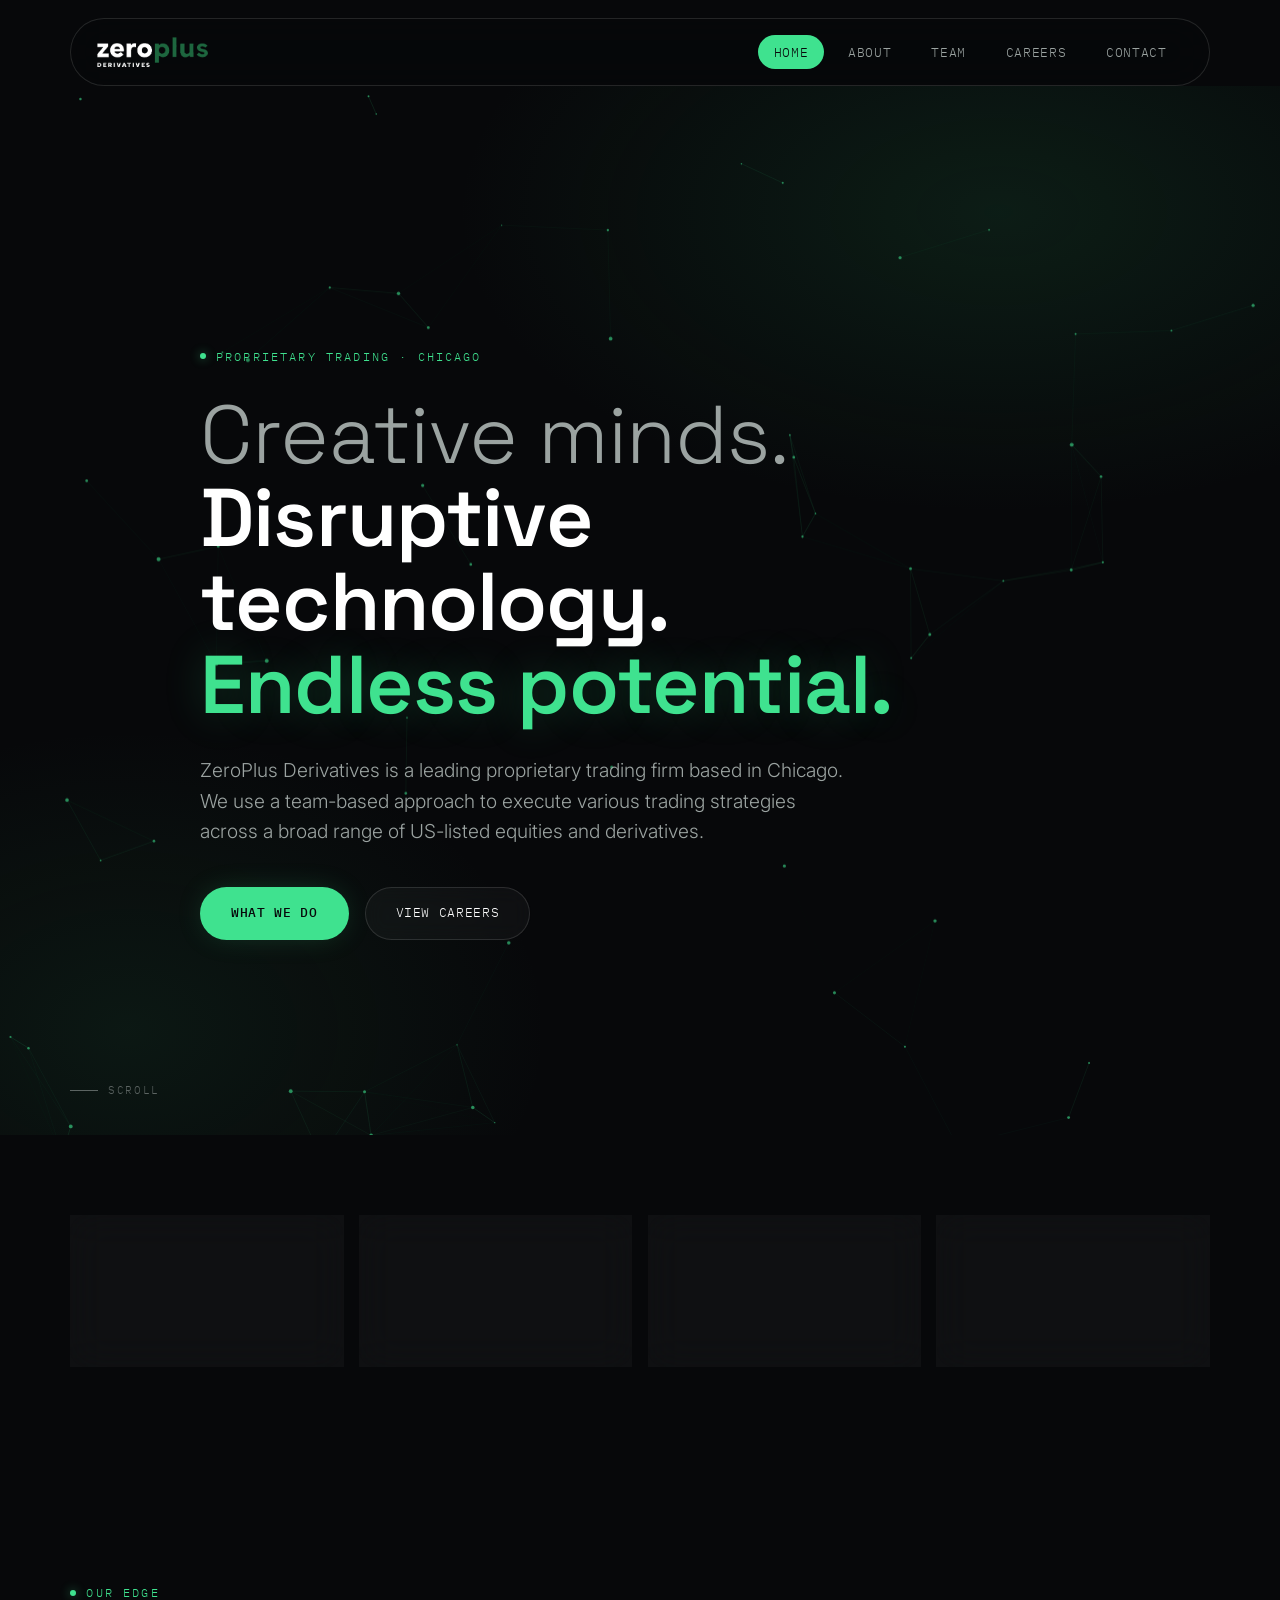
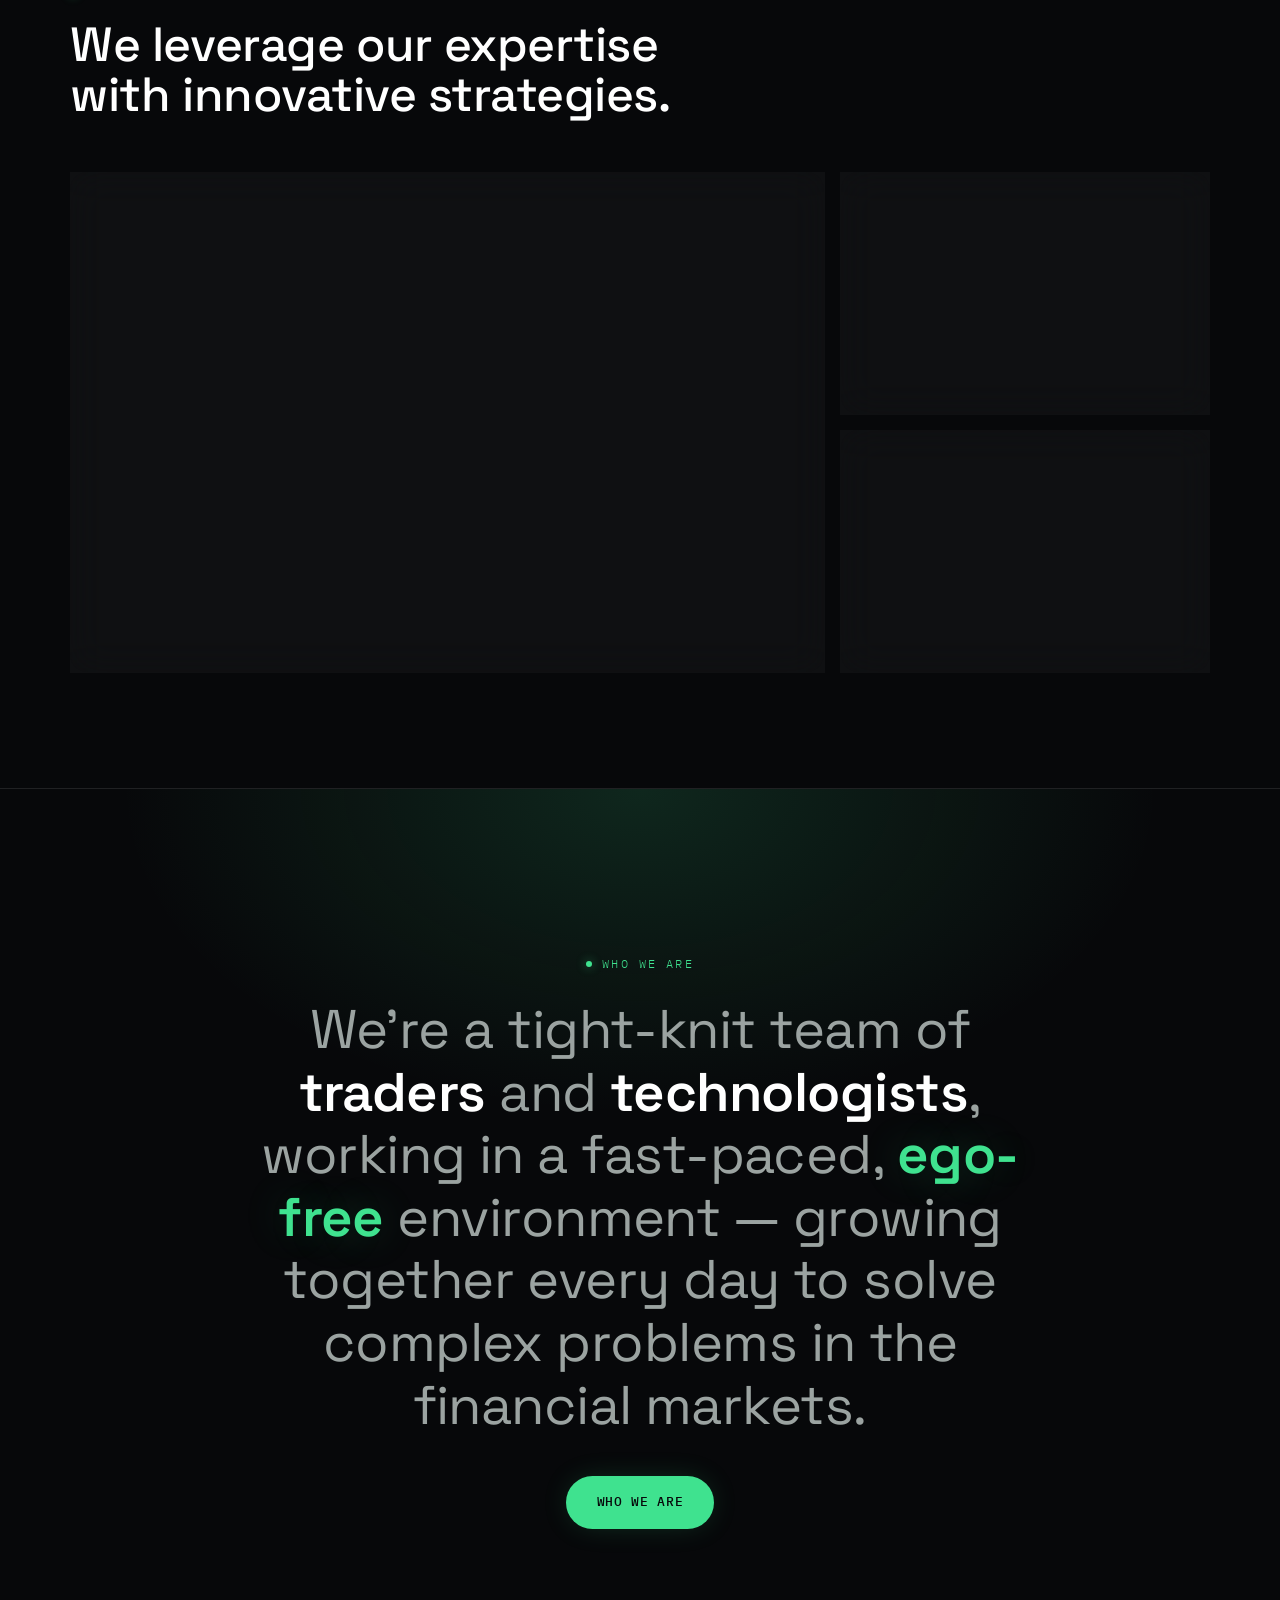
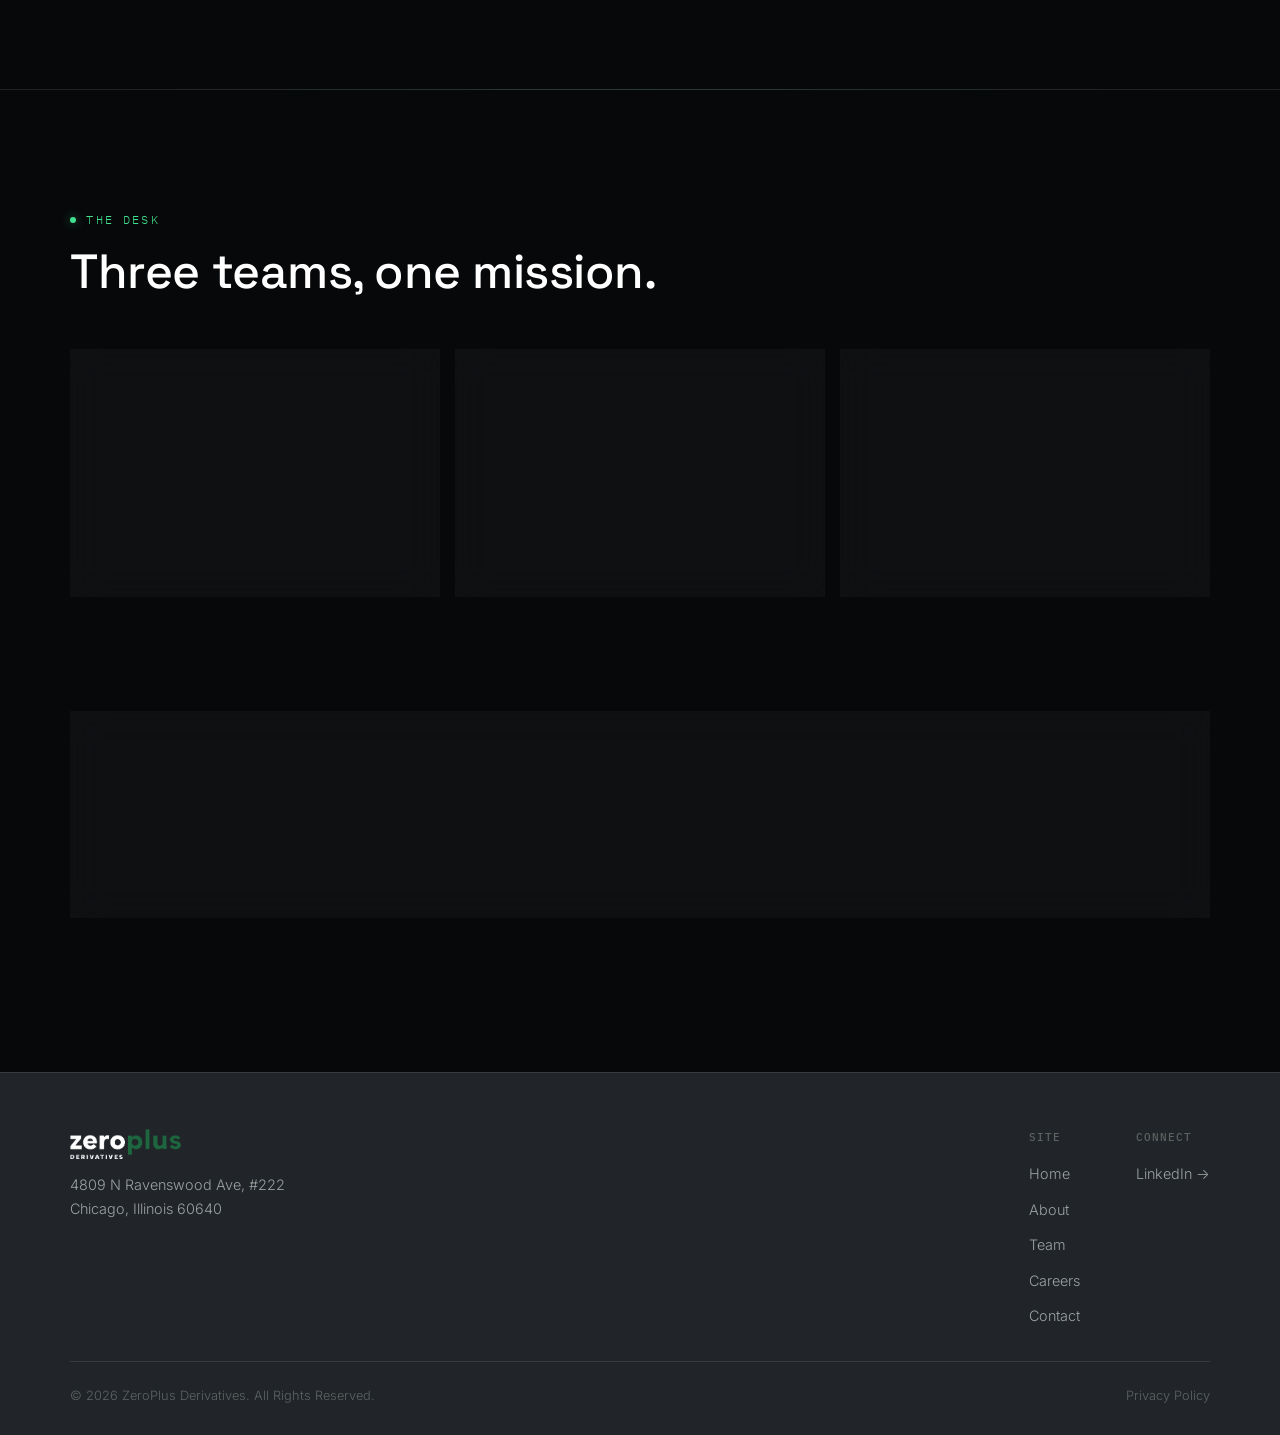
<file: index.html>
<!DOCTYPE html>
<html lang="en">
<head>
<meta charset="UTF-8">
<meta name="viewport" content="width=device-width, initial-scale=1.0">
<title>ZeroPlus Derivatives</title>
<meta name="description" content="ZeroPlus Derivatives is a leading proprietary trading firm based in Chicago, using a team-based approach to execute trading strategies across US-listed equities and derivatives.">
<link rel="icon" href="assets/logo-mark.png">
<link rel="stylesheet" href="css/style.css">
</head>
<body>

<header class="site-header">
  <div class="container">
    <a href="index.html" class="brand">
      <img src="assets/logo-full.png" alt="ZeroPlus Derivatives">
    </a>
    <nav class="main-nav" aria-label="Primary">
      <ul>
        <li><a href="index.html" class="is-active">Home</a></li>
        <li><a href="about.html">About</a></li>
        <li><a href="team.html">Team</a></li>
        <li><a href="careers.html">Careers</a></li>
        <li><a href="contact.html">Contact</a></li>
      </ul>
    </nav>
    <button class="nav-toggle" aria-label="Toggle menu" aria-expanded="false">
      <svg width="16" height="12" viewBox="0 0 18 14" fill="none" xmlns="http://www.w3.org/2000/svg">
        <path d="M0 1H18M0 7H18M0 13H18" stroke="currentColor" stroke-width="1.5"/>
      </svg>
    </button>
  </div>
</header>

<main>
  <!-- HERO -->
  <section class="hero">
    <canvas class="hero-canvas" aria-hidden="true"></canvas>
    <div class="container">
      <div class="hero-inner">
        <span class="eyebrow">Proprietary Trading &middot; Chicago</span>
        <h1><span class="thin">Creative minds.</span><br>Disruptive technology.<br><span class="accent">Endless potential.</span></h1>
        <p class="lede">ZeroPlus Derivatives is a leading proprietary trading firm based in Chicago. We use a team-based approach to execute various trading strategies across a broad range of US-listed equities and derivatives.</p>
        <div class="cta-row">
          <a href="about.html" class="btn btn-primary">What we do</a>
          <a href="careers.html" class="btn btn-ghost">View careers</a>
        </div>
      </div>
    </div>
    <div class="scroll-cue"><span class="line"></span> Scroll</div>
  </section>

  <!-- STAT BAND -->
  <div class="stat-band">
    <div class="container">
      <div class="stat-grid">
        <div class="stat-tile glass">
          <div class="value">2019</div>
          <div class="label">Founded</div>
        </div>
        <div class="stat-tile glass">
          <div class="value">16</div>
          <div class="label">US Options Exchanges</div>
        </div>
        <div class="stat-tile glass">
          <div class="value">100<span class="unit">%</span></div>
          <div class="label">Self-Funded</div>
        </div>
        <div class="stat-tile glass">
          <div class="value">P<span class="unit">+</span>M</div>
          <div class="label">Programmatic + Manual Execution</div>
        </div>
      </div>
    </div>
  </div>

  <!-- BENTO: WHAT WE DO -->
  <section class="section-dark">
    <div class="container">
      <div class="section-head">
        <span class="eyebrow">Our Edge</span>
        <h2>We leverage our expertise with innovative strategies.</h2>
      </div>
      <div class="bento">
        <div class="bento-item glass span-2 span-2-row">
          <span class="tag">01 &mdash; Technology</span>
          <svg class="bento-icon" viewBox="0 0 40 40" fill="none" xmlns="http://www.w3.org/2000/svg">
            <rect x="12" y="12" width="16" height="16" rx="2" stroke="currentColor" stroke-width="1.6"/>
            <rect x="17" y="17" width="6" height="6" rx="1" stroke="currentColor" stroke-width="1.6"/>
            <path d="M20 4V12M20 28V36M4 20H12M28 20H36M8 8L13 13M32 8L27 13M8 32L13 27M32 32L27 27" stroke="currentColor" stroke-width="1.6" stroke-linecap="round"/>
          </svg>
          <h3>Proprietary Technology</h3>
          <p>We write all of our own software to enhance our capabilities and maintain a forward-focused approach. Markets evolve, and so do we.</p>
        </div>
        <div class="bento-item glass">
          <span class="tag">02 &mdash; People</span>
          <svg class="bento-icon" viewBox="0 0 40 40" fill="none" xmlns="http://www.w3.org/2000/svg">
            <circle cx="13" cy="15" r="4.5" stroke="currentColor" stroke-width="1.6"/>
            <circle cx="27" cy="15" r="4.5" stroke="currentColor" stroke-width="1.6"/>
            <path d="M5 33c0-5 4-9 8-9s8 4 8 9M19 33c0-5 4-9 8-9s8 4 8 9" stroke="currentColor" stroke-width="1.6" stroke-linecap="round"/>
          </svg>
          <h3>Human Collaboration</h3>
          <p>Our problem-solving skills are strengthened through teamwork.</p>
        </div>
        <div class="bento-item glass">
          <span class="tag">03 &mdash; Capital</span>
          <svg class="bento-icon" viewBox="0 0 40 40" fill="none" xmlns="http://www.w3.org/2000/svg">
            <ellipse cx="20" cy="10" rx="12" ry="4.5" stroke="currentColor" stroke-width="1.6"/>
            <path d="M8 10v9c0 2.5 5.4 4.5 12 4.5s12-2 12-4.5v-9M8 19v9c0 2.5 5.4 4.5 12 4.5s12-2 12-4.5v-9" stroke="currentColor" stroke-width="1.6"/>
          </svg>
          <h3>Self-Funded</h3>
          <p>We put up our own capital to develop and trade options.</p>
        </div>
      </div>
    </div>
  </section>

  <!-- STATEMENT -->
  <section class="statement">
    <div class="container">
      <span class="eyebrow">Who We Are</span>
      <h2 style="margin-top:24px;">We're a tight-knit team of <strong>traders</strong> and <strong>technologists</strong>, working in a fast-paced, <span class="accent">ego-free</span> environment &mdash; growing together every day to solve complex problems in the financial markets.</h2>
      <div class="cta-row" style="justify-content:center; margin-top:40px;">
        <a href="team.html" class="btn btn-primary">Who we are</a>
      </div>
    </div>
  </section>

  <!-- TEAM PREVIEW -->
  <section class="section-dark">
    <div class="container">
      <div class="section-head">
        <span class="eyebrow">The Desk</span>
        <h2>Three teams, one mission.</h2>
      </div>
      <div class="people-grid">
        <div class="people-card glass">
          <div class="people-avatar">T</div>
          <h4>Trading</h4>
          <span class="role">Strategy &amp; Execution</span>
          <p>Executing and managing strategies across US options exchanges in real time.</p>
        </div>
        <div class="people-card glass">
          <div class="people-avatar">D</div>
          <h4>Technology</h4>
          <span class="role">Engineering</span>
          <p>Building and maintaining the proprietary systems that power every trade.</p>
        </div>
        <div class="people-card glass">
          <div class="people-avatar">R</div>
          <h4>Research</h4>
          <span class="role">Quant &amp; Data</span>
          <p>Developing and refining the models behind our strategies.</p>
        </div>
      </div>
    </div>
  </section>

  <!-- CTA -->
  <section class="section-dark" style="padding-top:0;">
    <div class="container">
      <div class="cta-banner glass">
        <h2>Interested in building with us?</h2>
        <a href="careers.html" class="btn btn-primary">View open roles</a>
      </div>
    </div>
  </section>
</main>

<footer class="site-footer">
  <div class="container">
    <div class="footer-top">
      <div class="footer-brand">
        <img src="assets/logo-full.png" alt="ZeroPlus Derivatives">
        <address>
          4809 N Ravenswood Ave, #222<br>
          Chicago, Illinois 60640
        </address>
      </div>
      <div class="footer-nav">
        <div>
          <h4>Site</h4>
          <ul>
            <li><a href="index.html">Home</a></li>
            <li><a href="about.html">About</a></li>
            <li><a href="team.html">Team</a></li>
            <li><a href="careers.html">Careers</a></li>
            <li><a href="contact.html">Contact</a></li>
          </ul>
        </div>
        <div>
          <h4>Connect</h4>
          <ul>
            <li><a href="https://www.linkedin.com/company/zeroplus-derivatives-llc/" target="_blank" rel="noopener" class="social-link">LinkedIn &rarr;</a></li>
          </ul>
        </div>
      </div>
    </div>
    <div class="footer-bottom">
      <span>&copy; 2026 ZeroPlus Derivatives. All Rights Reserved.</span>
      <a href="#">Privacy Policy</a>
    </div>
  </div>
</footer>

<script src="js/script.js"></script>
</body>
</html>
</file>
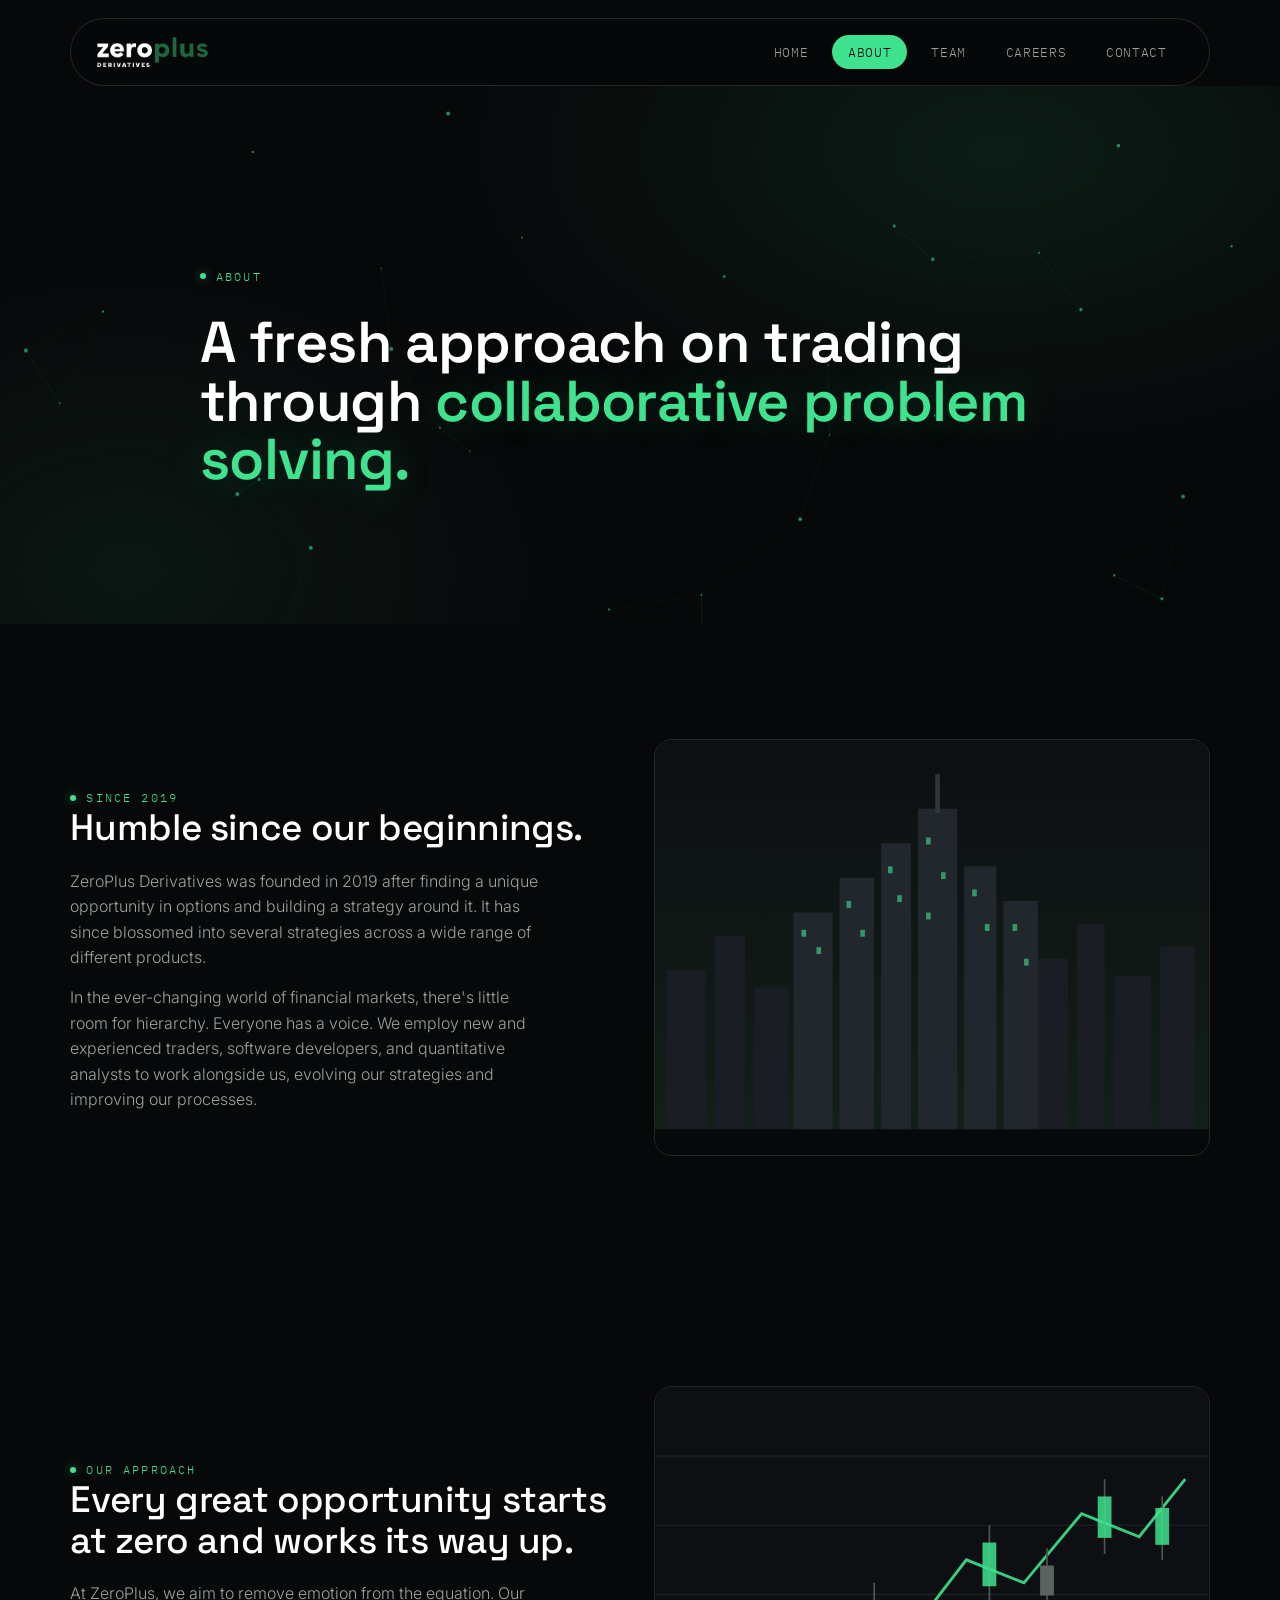
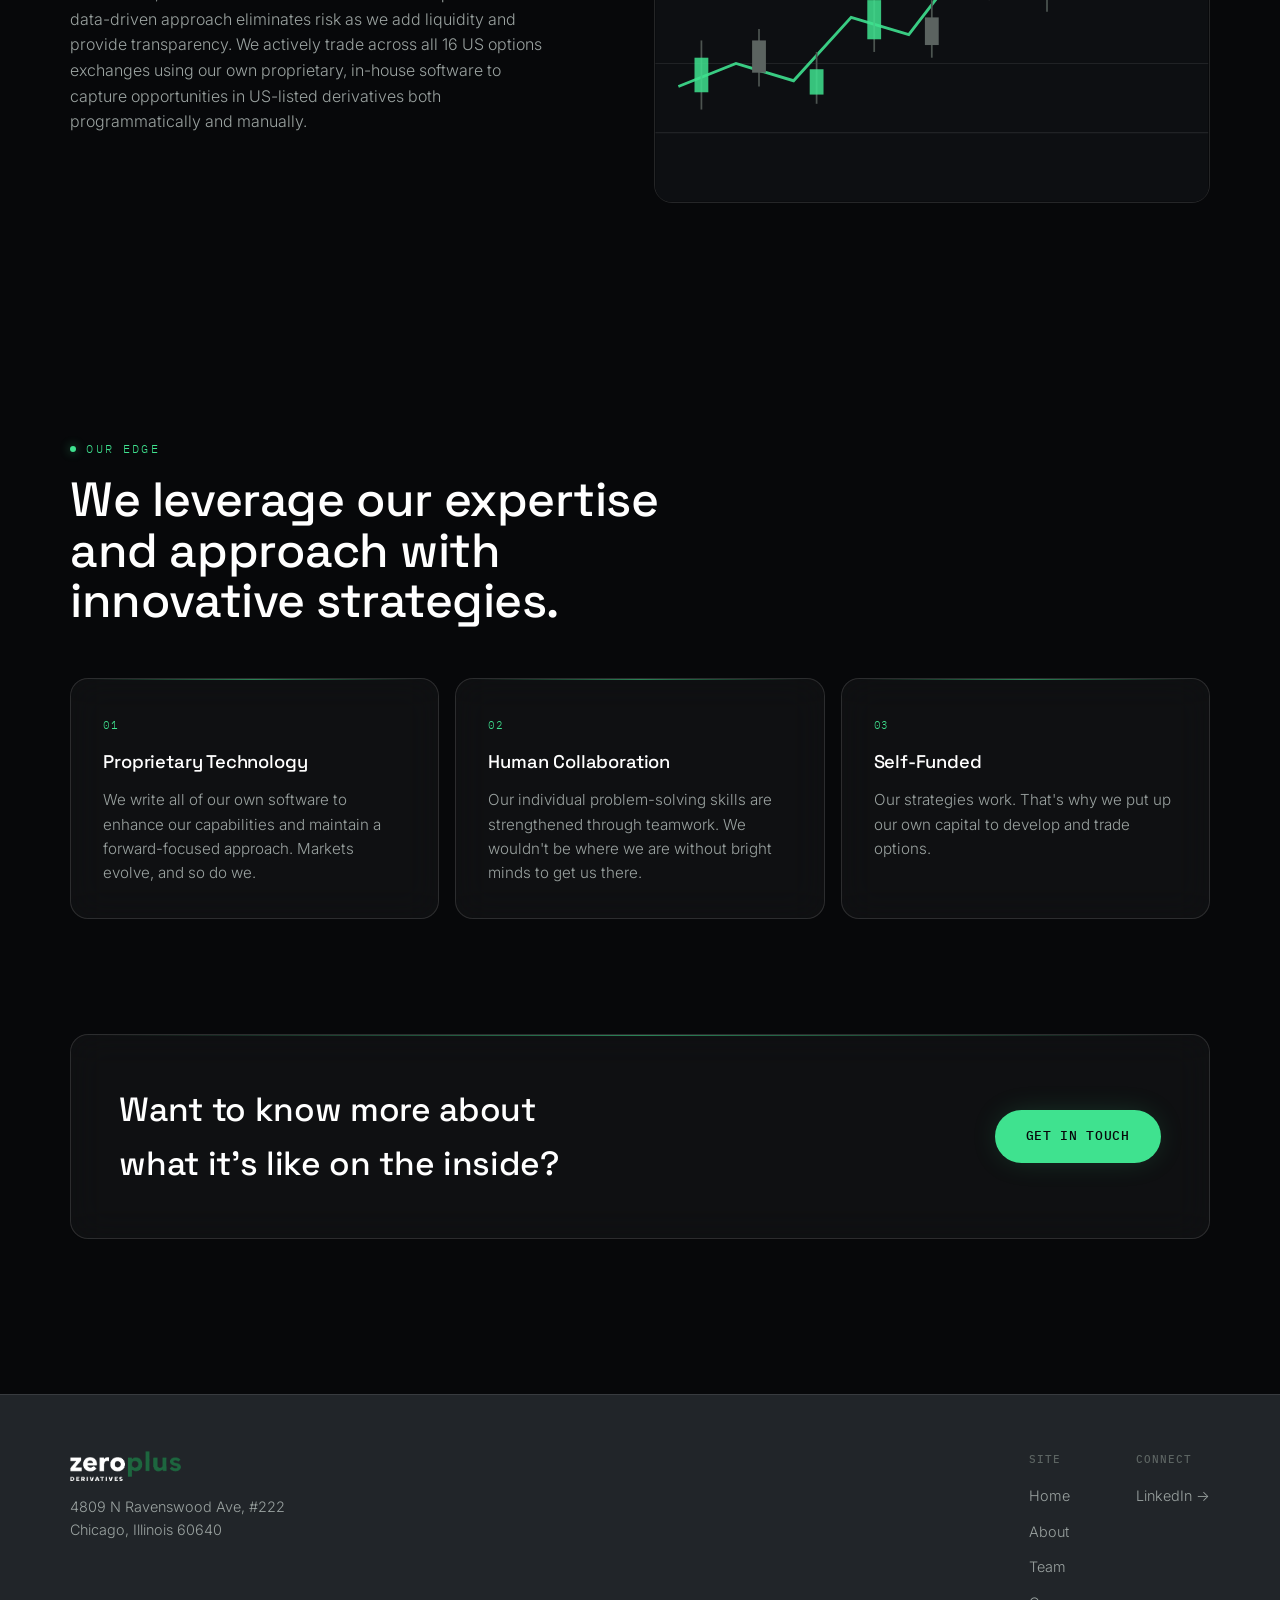
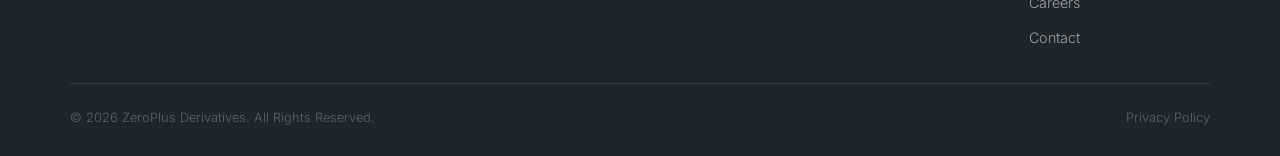
<file: about.html>
<!DOCTYPE html>
<html lang="en">
<head>
<meta charset="UTF-8">
<meta name="viewport" content="width=device-width, initial-scale=1.0">
<title>About &mdash; ZeroPlus Derivatives</title>
<meta name="description" content="ZeroPlus Derivatives was founded in 2019, trading options across all 16 US options exchanges using proprietary, in-house software.">
<link rel="icon" href="assets/logo-mark.png">
<link rel="stylesheet" href="css/style.css">
</head>
<body>

<header class="site-header">
  <div class="container">
    <a href="index.html" class="brand">
      <img src="assets/logo-full.png" alt="ZeroPlus Derivatives">
    </a>
    <nav class="main-nav" aria-label="Primary">
      <ul>
        <li><a href="index.html">Home</a></li>
        <li><a href="about.html" class="is-active">About</a></li>
        <li><a href="team.html">Team</a></li>
        <li><a href="careers.html">Careers</a></li>
        <li><a href="contact.html">Contact</a></li>
      </ul>
    </nav>
    <button class="nav-toggle" aria-label="Toggle menu" aria-expanded="false">
      <svg width="16" height="12" viewBox="0 0 18 14" fill="none" xmlns="http://www.w3.org/2000/svg">
        <path d="M0 1H18M0 7H18M0 13H18" stroke="currentColor" stroke-width="1.5"/>
      </svg>
    </button>
  </div>
</header>

<main>
  <!-- PAGE INTRO -->
  <section class="hero" style="min-height:52vh;">
    <canvas class="hero-canvas" aria-hidden="true"></canvas>
    <div class="container">
      <div class="hero-inner" style="padding-top:60px; padding-bottom:20px;">
        <span class="eyebrow">About</span>
        <h1 style="font-size: clamp(2.1rem, 4.8vw, 3.6rem);">A fresh approach on trading through <span class="accent">collaborative problem solving.</span></h1>
      </div>
    </div>
  </section>

  <!-- HUMBLE SINCE OUR BEGINNINGS -->
  <section class="section-dark">
    <div class="container">
      <div class="split-row">
        <div class="split-text">
          <span class="eyebrow">Since 2019</span>
          <h2>Humble since our beginnings.</h2>
          <p>ZeroPlus Derivatives was founded in 2019 after finding a unique opportunity in options and building a strategy around it. It has since blossomed into several strategies across a wide range of different products.</p>
          <p>In the ever-changing world of financial markets, there's little room for hierarchy. Everyone has a voice. We employ new and experienced traders, software developers, and quantitative analysts to work alongside us, evolving our strategies and improving our processes.</p>
        </div>
        <div class="split-media">
          <svg viewBox="0 0 480 360" class="scene-svg" aria-hidden="true" preserveAspectRatio="xMidYMax slice">
            <defs>
              <linearGradient id="skySky" x1="0" y1="0" x2="0" y2="1">
                <stop offset="0%" stop-color="#0D0F12"/>
                <stop offset="100%" stop-color="#132019"/>
              </linearGradient>
            </defs>
            <rect width="480" height="360" fill="url(#skySky)"/>
            <g fill="#1A1E24">
              <rect x="10" y="200" width="34" height="140"/>
              <rect x="52" y="170" width="26" height="170"/>
              <rect x="86" y="215" width="30" height="125"/>
              <rect x="330" y="190" width="28" height="150"/>
              <rect x="366" y="160" width="24" height="180"/>
              <rect x="398" y="205" width="32" height="135"/>
              <rect x="438" y="180" width="30" height="160"/>
            </g>
            <g fill="#22272E">
              <rect x="120" y="150" width="34" height="190"/>
              <rect x="160" y="120" width="30" height="220"/>
              <rect x="196" y="90"  width="26" height="250"/>
              <rect x="228" y="60"  width="34" height="280"/>
              <rect x="268" y="110" width="28" height="230"/>
              <rect x="302" y="140" width="30" height="200"/>
              <rect x="243" y="30" width="4" height="34" fill="#2E353D"/>
            </g>
            <g fill="#3FE28F" opacity="0.6">
              <rect x="127" y="165" width="4" height="6"/>
              <rect x="140" y="180" width="4" height="6"/>
              <rect x="166" y="140" width="4" height="6"/>
              <rect x="178" y="165" width="4" height="6"/>
              <rect x="202" y="110" width="4" height="6"/>
              <rect x="210" y="135" width="4" height="6"/>
              <rect x="235" y="85"  width="4" height="6"/>
              <rect x="248" y="115" width="4" height="6"/>
              <rect x="235" y="150" width="4" height="6"/>
              <rect x="275" y="130" width="4" height="6"/>
              <rect x="286" y="160" width="4" height="6"/>
              <rect x="310" y="160" width="4" height="6"/>
              <rect x="320" y="190" width="4" height="6"/>
            </g>
            <rect x="0" y="338" width="480" height="22" fill="#07080A"/>
          </svg>
        </div>
      </div>
    </div>
  </section>

  <!-- EVERY GREAT OPPORTUNITY -->
  <section class="section-dark">
    <div class="container">
      <div class="split-row reverse">
        <div class="split-media">
          <svg viewBox="0 0 480 360" class="scene-svg" aria-hidden="true">
            <rect width="480" height="360" fill="#0D0F12"/>
            <g stroke="rgba(255,255,255,0.08)" stroke-width="1">
              <line x1="0" y1="60" x2="480" y2="60"/>
              <line x1="0" y1="120" x2="480" y2="120"/>
              <line x1="0" y1="180" x2="480" y2="180"/>
              <line x1="0" y1="240" x2="480" y2="240"/>
              <line x1="0" y1="300" x2="480" y2="300"/>
            </g>
            <polyline points="20,260 70,240 120,255 170,200 220,215 270,150 320,170 370,110 420,130 460,80"
              fill="none" stroke="#3FE28F" stroke-width="2.5" opacity="0.9"/>
            <g stroke="#4C5450" stroke-width="1.5">
              <line x1="40" y1="220" x2="40" y2="280"/>
              <line x1="90" y1="210" x2="90" y2="260"/>
              <line x1="140" y1="230" x2="140" y2="275"/>
              <line x1="190" y1="170" x2="190" y2="230"/>
              <line x1="240" y1="185" x2="240" y2="235"/>
              <line x1="290" y1="120" x2="290" y2="185"/>
              <line x1="340" y1="140" x2="340" y2="195"/>
              <line x1="390" y1="80"  x2="390" y2="145"/>
              <line x1="440" y1="95"  x2="440" y2="150"/>
            </g>
            <g>
              <rect x="34" y="235" width="12" height="30" fill="#3FE28F" opacity="0.85"/>
              <rect x="84" y="220" width="12" height="28" fill="#5B6360"/>
              <rect x="134" y="245" width="12" height="22" fill="#3FE28F" opacity="0.85"/>
              <rect x="184" y="185" width="12" height="34" fill="#3FE28F" opacity="0.85"/>
              <rect x="234" y="200" width="12" height="24" fill="#5B6360"/>
              <rect x="284" y="135" width="12" height="38" fill="#3FE28F" opacity="0.85"/>
              <rect x="334" y="155" width="12" height="26" fill="#5B6360"/>
              <rect x="384" y="95"  width="12" height="36" fill="#3FE28F" opacity="0.85"/>
              <rect x="434" y="105" width="12" height="32" fill="#3FE28F" opacity="0.85"/>
            </g>
          </svg>
        </div>
        <div class="split-text">
          <span class="eyebrow">Our Approach</span>
          <h2>Every great opportunity starts at zero and works its way up.</h2>
          <p>At ZeroPlus, we aim to remove emotion from the equation. Our data-driven approach eliminates risk as we add liquidity and provide transparency. We actively trade across all 16 US options exchanges using our own proprietary, in-house software to capture opportunities in US-listed derivatives both programmatically and manually.</p>
        </div>
      </div>
    </div>
  </section>

  <!-- OUR EDGE -->
  <section class="section-dark">
    <div class="container">
      <div class="section-head">
        <span class="eyebrow">Our Edge</span>
        <h2>We leverage our expertise and approach with innovative strategies.</h2>
      </div>
      <div class="card-grid3">
        <div class="glass">
          <span class="tag">01</span>
          <h3>Proprietary Technology</h3>
          <p>We write all of our own software to enhance our capabilities and maintain a forward-focused approach. Markets evolve, and so do we.</p>
        </div>
        <div class="glass">
          <span class="tag">02</span>
          <h3>Human Collaboration</h3>
          <p>Our individual problem-solving skills are strengthened through teamwork. We wouldn't be where we are without bright minds to get us there.</p>
        </div>
        <div class="glass">
          <span class="tag">03</span>
          <h3>Self-Funded</h3>
          <p>Our strategies work. That's why we put up our own capital to develop and trade options.</p>
        </div>
      </div>
    </div>
  </section>

  <!-- CTA -->
  <section class="section-dark" style="padding-top:0;">
    <div class="container">
      <div class="cta-banner glass">
        <h2>Want to know more about what it's like on the inside?</h2>
        <a href="contact.html" class="btn btn-primary">Get in touch</a>
      </div>
    </div>
  </section>
</main>

<footer class="site-footer">
  <div class="container">
    <div class="footer-top">
      <div class="footer-brand">
        <img src="assets/logo-full.png" alt="ZeroPlus Derivatives">
        <address>
          4809 N Ravenswood Ave, #222<br>
          Chicago, Illinois 60640
        </address>
      </div>
      <div class="footer-nav">
        <div>
          <h4>Site</h4>
          <ul>
            <li><a href="index.html">Home</a></li>
            <li><a href="about.html">About</a></li>
            <li><a href="team.html">Team</a></li>
            <li><a href="careers.html">Careers</a></li>
            <li><a href="contact.html">Contact</a></li>
          </ul>
        </div>
        <div>
          <h4>Connect</h4>
          <ul>
            <li><a href="https://www.linkedin.com/company/zeroplus-derivatives-llc/" target="_blank" rel="noopener" class="social-link">LinkedIn &rarr;</a></li>
          </ul>
        </div>
      </div>
    </div>
    <div class="footer-bottom">
      <span>&copy; 2026 ZeroPlus Derivatives. All Rights Reserved.</span>
      <a href="#">Privacy Policy</a>
    </div>
  </div>
</footer>

<script src="js/script.js"></script>
</body>
</html>
</file>
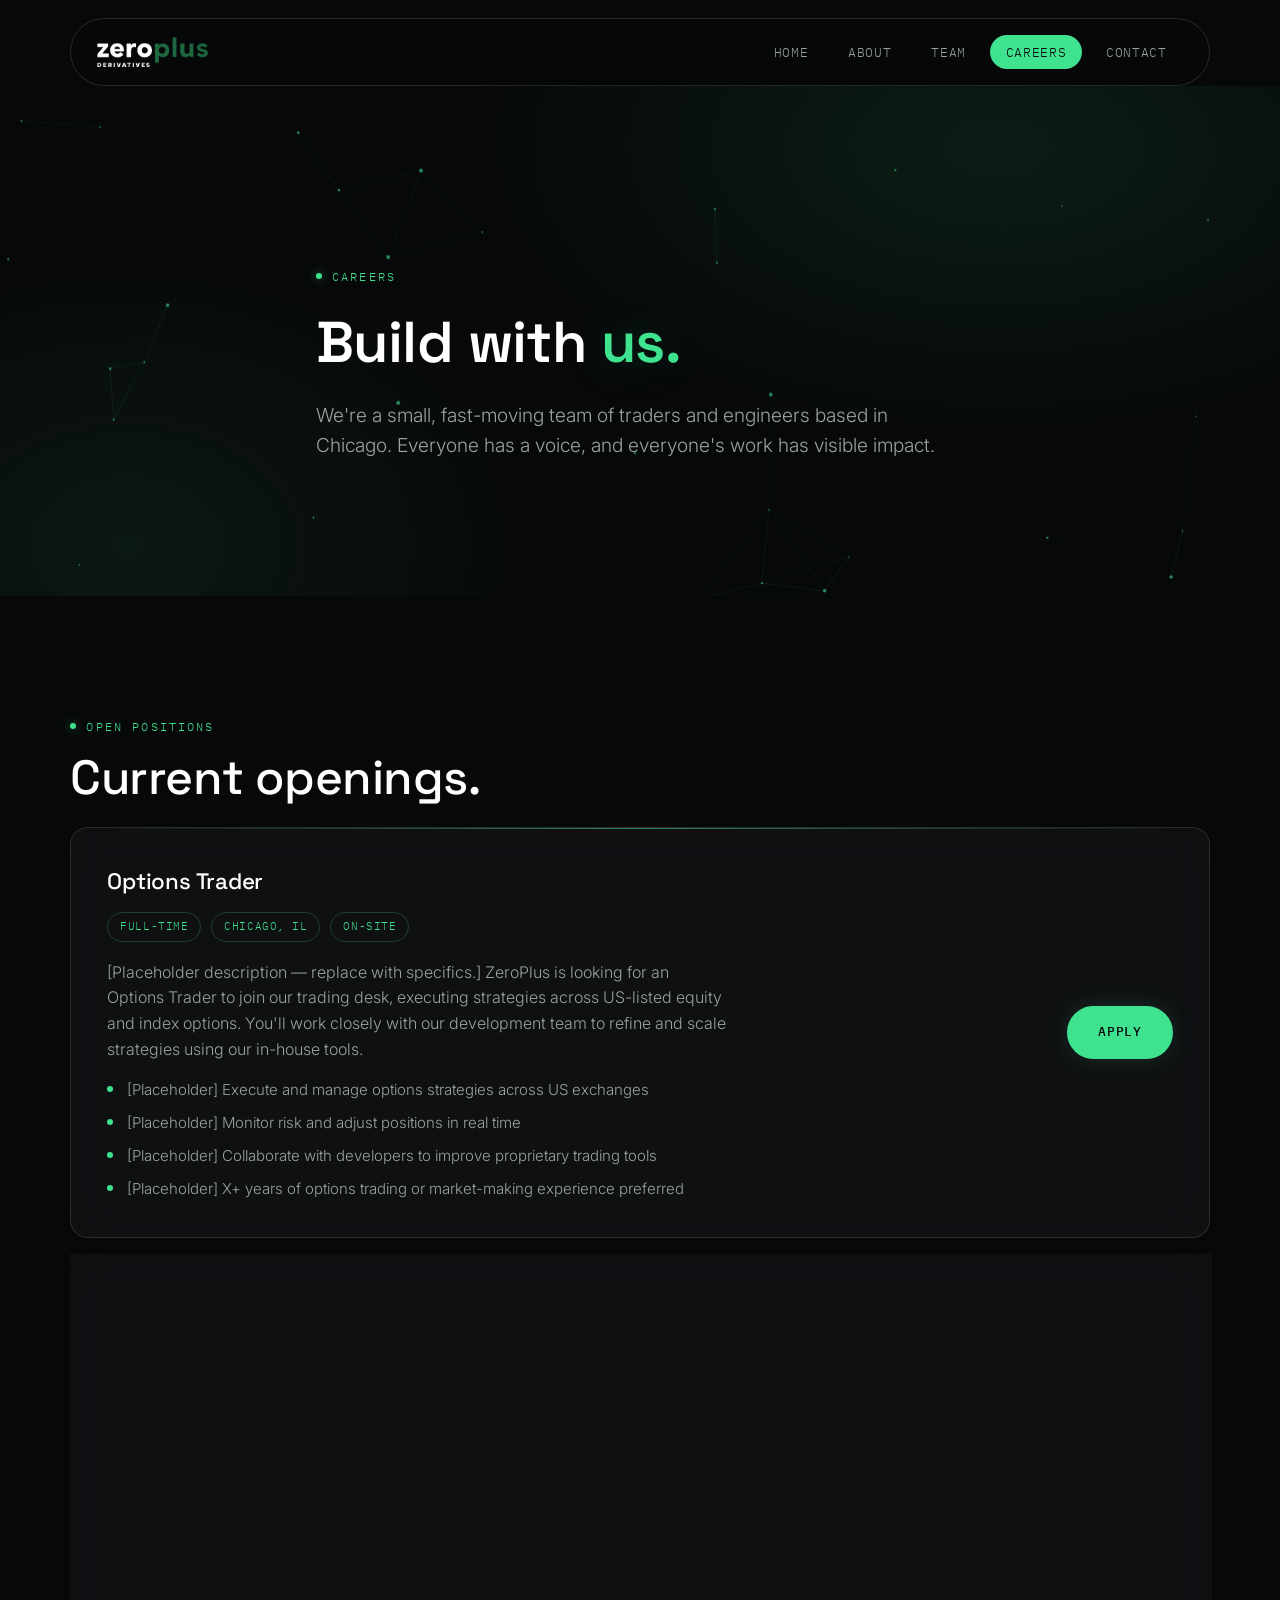
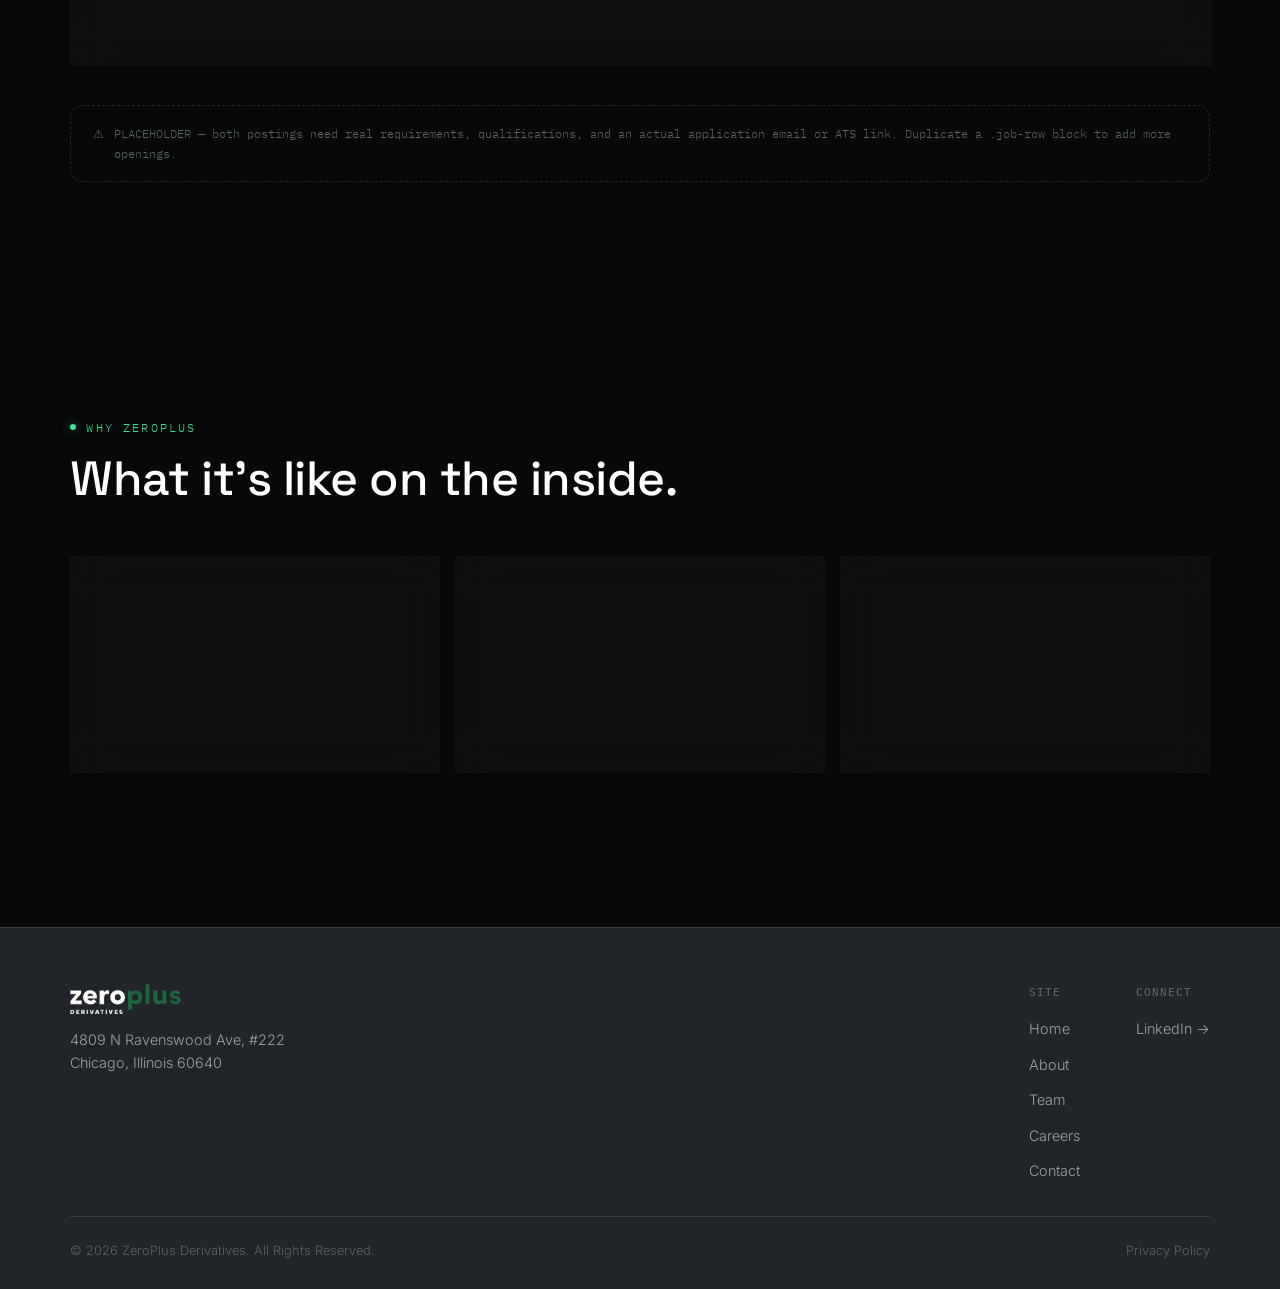
<file: careers.html>
<!DOCTYPE html>
<html lang="en">
<head>
<meta charset="UTF-8">
<meta name="viewport" content="width=device-width, initial-scale=1.0">
<title>Careers &mdash; ZeroPlus Derivatives</title>
<meta name="description" content="Join ZeroPlus Derivatives &mdash; open roles for traders and engineers in Chicago.">
<link rel="icon" href="assets/logo-mark.png">
<link rel="stylesheet" href="css/style.css">
</head>
<body>

<header class="site-header">
  <div class="container">
    <a href="index.html" class="brand">
      <img src="assets/logo-full.png" alt="ZeroPlus Derivatives">
    </a>
    <nav class="main-nav" aria-label="Primary">
      <ul>
        <li><a href="index.html">Home</a></li>
        <li><a href="about.html">About</a></li>
        <li><a href="team.html">Team</a></li>
        <li><a href="careers.html" class="is-active">Careers</a></li>
        <li><a href="contact.html">Contact</a></li>
      </ul>
    </nav>
    <button class="nav-toggle" aria-label="Toggle menu" aria-expanded="false">
      <svg width="16" height="12" viewBox="0 0 18 14" fill="none" xmlns="http://www.w3.org/2000/svg">
        <path d="M0 1H18M0 7H18M0 13H18" stroke="currentColor" stroke-width="1.5"/>
      </svg>
    </button>
  </div>
</header>

<main>
  <section class="hero" style="min-height:48vh;">
    <canvas class="hero-canvas" aria-hidden="true"></canvas>
    <div class="container">
      <div class="hero-inner" style="padding-top:60px; padding-bottom:20px;">
        <span class="eyebrow">Careers</span>
        <h1 style="font-size: clamp(2.1rem, 4.8vw, 3.6rem);">Build with <span class="accent">us.</span></h1>
        <p class="lede">We're a small, fast-moving team of traders and engineers based in Chicago. Everyone has a voice, and everyone's work has visible impact.</p>
      </div>
    </div>
  </section>

  <!-- OPEN ROLES -->
  <section class="section-dark">
    <div class="container">
      <div class="section-head" style="margin-bottom:24px;">
        <span class="eyebrow">Open Positions</span>
        <h2>Current openings.</h2>
      </div>

      <div class="job-list">
        <div class="job-row glass">
          <div class="job-main">
            <h3>Options Trader</h3>
            <div class="job-meta"><span>Full-Time</span><span>Chicago, IL</span><span>On-Site</span></div>
            <p class="job-desc">[Placeholder description &mdash; replace with specifics.] ZeroPlus is looking for an Options Trader to join our trading desk, executing strategies across US-listed equity and index options. You'll work closely with our development team to refine and scale strategies using our in-house tools.</p>
            <ul class="job-list-inline">
              <li>[Placeholder] Execute and manage options strategies across US exchanges</li>
              <li>[Placeholder] Monitor risk and adjust positions in real time</li>
              <li>[Placeholder] Collaborate with developers to improve proprietary trading tools</li>
              <li>[Placeholder] X+ years of options trading or market-making experience preferred</li>
            </ul>
          </div>
          <div class="job-apply">
            <a href="mailto:careers@zeroplusderivatives.com?subject=Options%20Trader%20Application" class="btn btn-primary">Apply</a>
          </div>
        </div>

        <div class="job-row glass">
          <div class="job-main">
            <h3>ML Engineer</h3>
            <div class="job-meta"><span>Full-Time</span><span>Chicago, IL</span><span>On-Site</span></div>
            <p class="job-desc">[Placeholder description &mdash; replace with specifics.] We're looking for an ML Engineer to help build and improve the models and infrastructure behind our trading strategies. You'll work at the intersection of research and production, turning ideas into systems that run live in the market.</p>
            <ul class="job-list-inline">
              <li>[Placeholder] Design, train, and deploy models used in live trading systems</li>
              <li>[Placeholder] Build and maintain data pipelines for research and production</li>
              <li>[Placeholder] Partner with traders to translate strategy ideas into working models</li>
              <li>[Placeholder] Strong Python skills and experience with ML in production preferred</li>
            </ul>
          </div>
          <div class="job-apply">
            <a href="mailto:careers@zeroplusderivatives.com?subject=ML%20Engineer%20Application" class="btn btn-primary">Apply</a>
          </div>
        </div>
      </div>

      <div class="placeholder-note">
        <span>&#9888;</span>
        <span>PLACEHOLDER &mdash; both postings need real requirements, qualifications, and an actual application email or ATS link. Duplicate a .job-row block to add more openings.</span>
      </div>
    </div>
  </section>

  <!-- WHY ZEROPLUS -->
  <section class="section-dark">
    <div class="container">
      <div class="section-head">
        <span class="eyebrow">Why ZeroPlus</span>
        <h2>What it's like on the inside.</h2>
      </div>
      <div class="card-grid3">
        <div class="glass">
          <span class="tag">01</span>
          <h3>Flat structure</h3>
          <p>There's little room for hierarchy here. Everyone has a voice, from new hires to founders.</p>
        </div>
        <div class="glass">
          <span class="tag">02</span>
          <h3>Real ownership</h3>
          <p>Traders and developers work side by side, and your work directly shapes live strategies.</p>
        </div>
        <div class="glass">
          <span class="tag">03</span>
          <h3>Self-funded</h3>
          <p>We trade our own capital, which means we're focused on what actually works &mdash; not external pressure.</p>
        </div>
      </div>
    </div>
  </section>
</main>

<footer class="site-footer">
  <div class="container">
    <div class="footer-top">
      <div class="footer-brand">
        <img src="assets/logo-full.png" alt="ZeroPlus Derivatives">
        <address>
          4809 N Ravenswood Ave, #222<br>
          Chicago, Illinois 60640
        </address>
      </div>
      <div class="footer-nav">
        <div>
          <h4>Site</h4>
          <ul>
            <li><a href="index.html">Home</a></li>
            <li><a href="about.html">About</a></li>
            <li><a href="team.html">Team</a></li>
            <li><a href="careers.html">Careers</a></li>
            <li><a href="contact.html">Contact</a></li>
          </ul>
        </div>
        <div>
          <h4>Connect</h4>
          <ul>
            <li><a href="https://www.linkedin.com/company/zeroplus-derivatives-llc/" target="_blank" rel="noopener" class="social-link">LinkedIn &rarr;</a></li>
          </ul>
        </div>
      </div>
    </div>
    <div class="footer-bottom">
      <span>&copy; 2026 ZeroPlus Derivatives. All Rights Reserved.</span>
      <a href="#">Privacy Policy</a>
    </div>
  </div>
</footer>

<script src="js/script.js"></script>
</body>
</html>
</file>
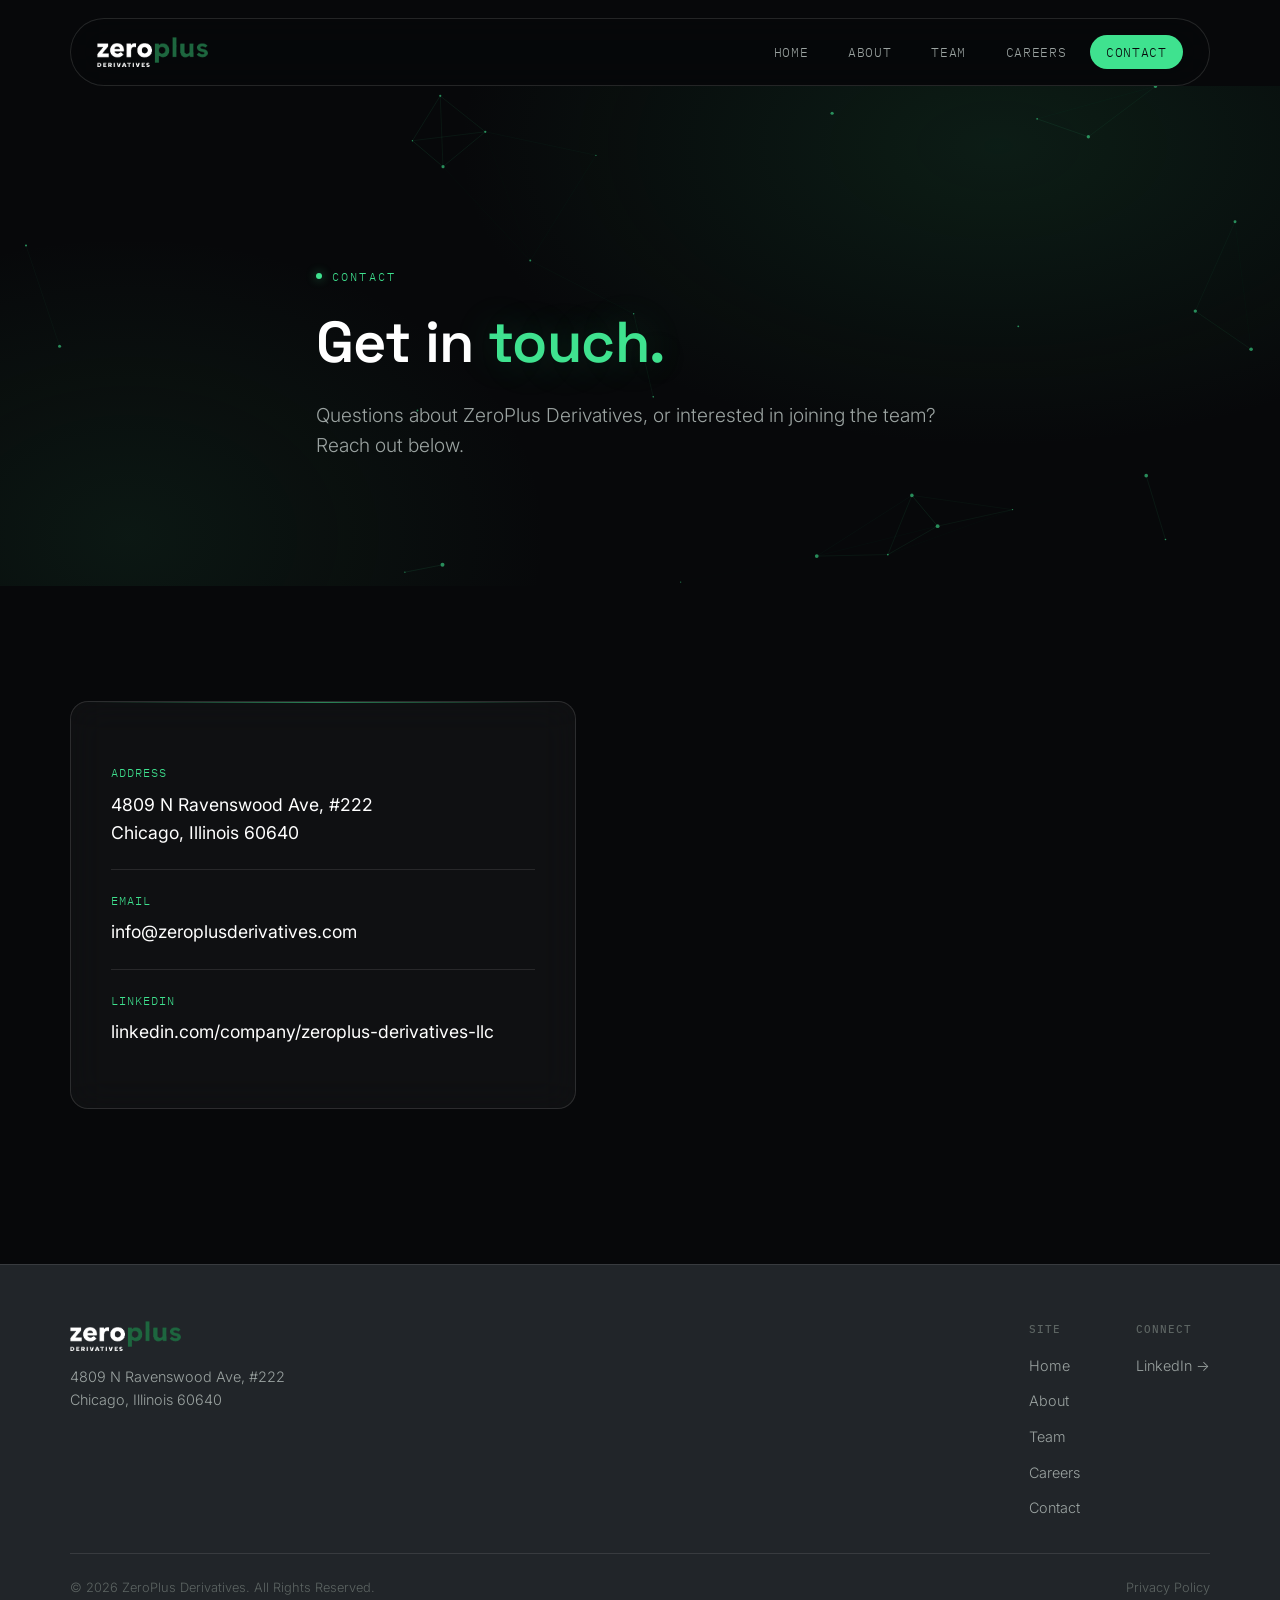
<file: contact.html>
<!DOCTYPE html>
<html lang="en">
<head>
<meta charset="UTF-8">
<meta name="viewport" content="width=device-width, initial-scale=1.0">
<title>Contact &mdash; ZeroPlus Derivatives</title>
<meta name="description" content="Get in touch with ZeroPlus Derivatives in Chicago, Illinois.">
<link rel="icon" href="assets/logo-mark.png">
<link rel="stylesheet" href="css/style.css">
</head>
<body>

<header class="site-header">
  <div class="container">
    <a href="index.html" class="brand">
      <img src="assets/logo-full.png" alt="ZeroPlus Derivatives">
    </a>
    <nav class="main-nav" aria-label="Primary">
      <ul>
        <li><a href="index.html">Home</a></li>
        <li><a href="about.html">About</a></li>
        <li><a href="team.html">Team</a></li>
        <li><a href="careers.html">Careers</a></li>
        <li><a href="contact.html" class="is-active">Contact</a></li>
      </ul>
    </nav>
    <button class="nav-toggle" aria-label="Toggle menu" aria-expanded="false">
      <svg width="16" height="12" viewBox="0 0 18 14" fill="none" xmlns="http://www.w3.org/2000/svg">
        <path d="M0 1H18M0 7H18M0 13H18" stroke="currentColor" stroke-width="1.5"/>
      </svg>
    </button>
  </div>
</header>

<main>
  <section class="hero" style="min-height:42vh;">
    <canvas class="hero-canvas" aria-hidden="true"></canvas>
    <div class="container">
      <div class="hero-inner" style="padding-top:60px; padding-bottom:10px;">
        <span class="eyebrow">Contact</span>
        <h1 style="font-size: clamp(2.1rem, 4.8vw, 3.6rem);">Get in <span class="accent">touch.</span></h1>
        <p class="lede">Questions about ZeroPlus Derivatives, or interested in joining the team? Reach out below.</p>
      </div>
    </div>
  </section>

  <section class="section-dark">
    <div class="container">
      <div class="contact-grid">
        <div class="contact-panel glass">
          <div class="contact-item">
            <div class="label">Address</div>
            <div class="value">4809 N Ravenswood Ave, #222<br>Chicago, Illinois 60640</div>
          </div>
          <div class="contact-item">
            <div class="label">Email</div>
            <a href="mailto:info@zeroplusderivatives.com" class="value" style="display:block;">info@zeroplusderivatives.com</a>
          </div>
          <div class="contact-item">
            <div class="label">LinkedIn</div>
            <a href="https://www.linkedin.com/company/zeroplus-derivatives-llc/" target="_blank" rel="noopener" class="value" style="display:block;">linkedin.com/company/zeroplus-derivatives-llc</a>
          </div>
        </div>
        <div class="map-frame">
          <iframe
            title="ZeroPlus Derivatives office location"
            src="https://www.openstreetmap.org/export/embed.html?bbox=-87.6737%2C41.9666%2C-87.6637%2C41.9726&layer=mapnik&marker=41.9696%2C-87.6687"
            loading="lazy">
          </iframe>
        </div>
      </div>
    </div>
  </section>
</main>

<footer class="site-footer">
  <div class="container">
    <div class="footer-top">
      <div class="footer-brand">
        <img src="assets/logo-full.png" alt="ZeroPlus Derivatives">
        <address>
          4809 N Ravenswood Ave, #222<br>
          Chicago, Illinois 60640
        </address>
      </div>
      <div class="footer-nav">
        <div>
          <h4>Site</h4>
          <ul>
            <li><a href="index.html">Home</a></li>
            <li><a href="about.html">About</a></li>
            <li><a href="team.html">Team</a></li>
            <li><a href="careers.html">Careers</a></li>
            <li><a href="contact.html">Contact</a></li>
          </ul>
        </div>
        <div>
          <h4>Connect</h4>
          <ul>
            <li><a href="https://www.linkedin.com/company/zeroplus-derivatives-llc/" target="_blank" rel="noopener" class="social-link">LinkedIn &rarr;</a></li>
          </ul>
        </div>
      </div>
    </div>
    <div class="footer-bottom">
      <span>&copy; 2026 ZeroPlus Derivatives. All Rights Reserved.</span>
      <a href="#">Privacy Policy</a>
    </div>
  </div>
</footer>

<script src="js/script.js"></script>
</body>
</html>
</file>
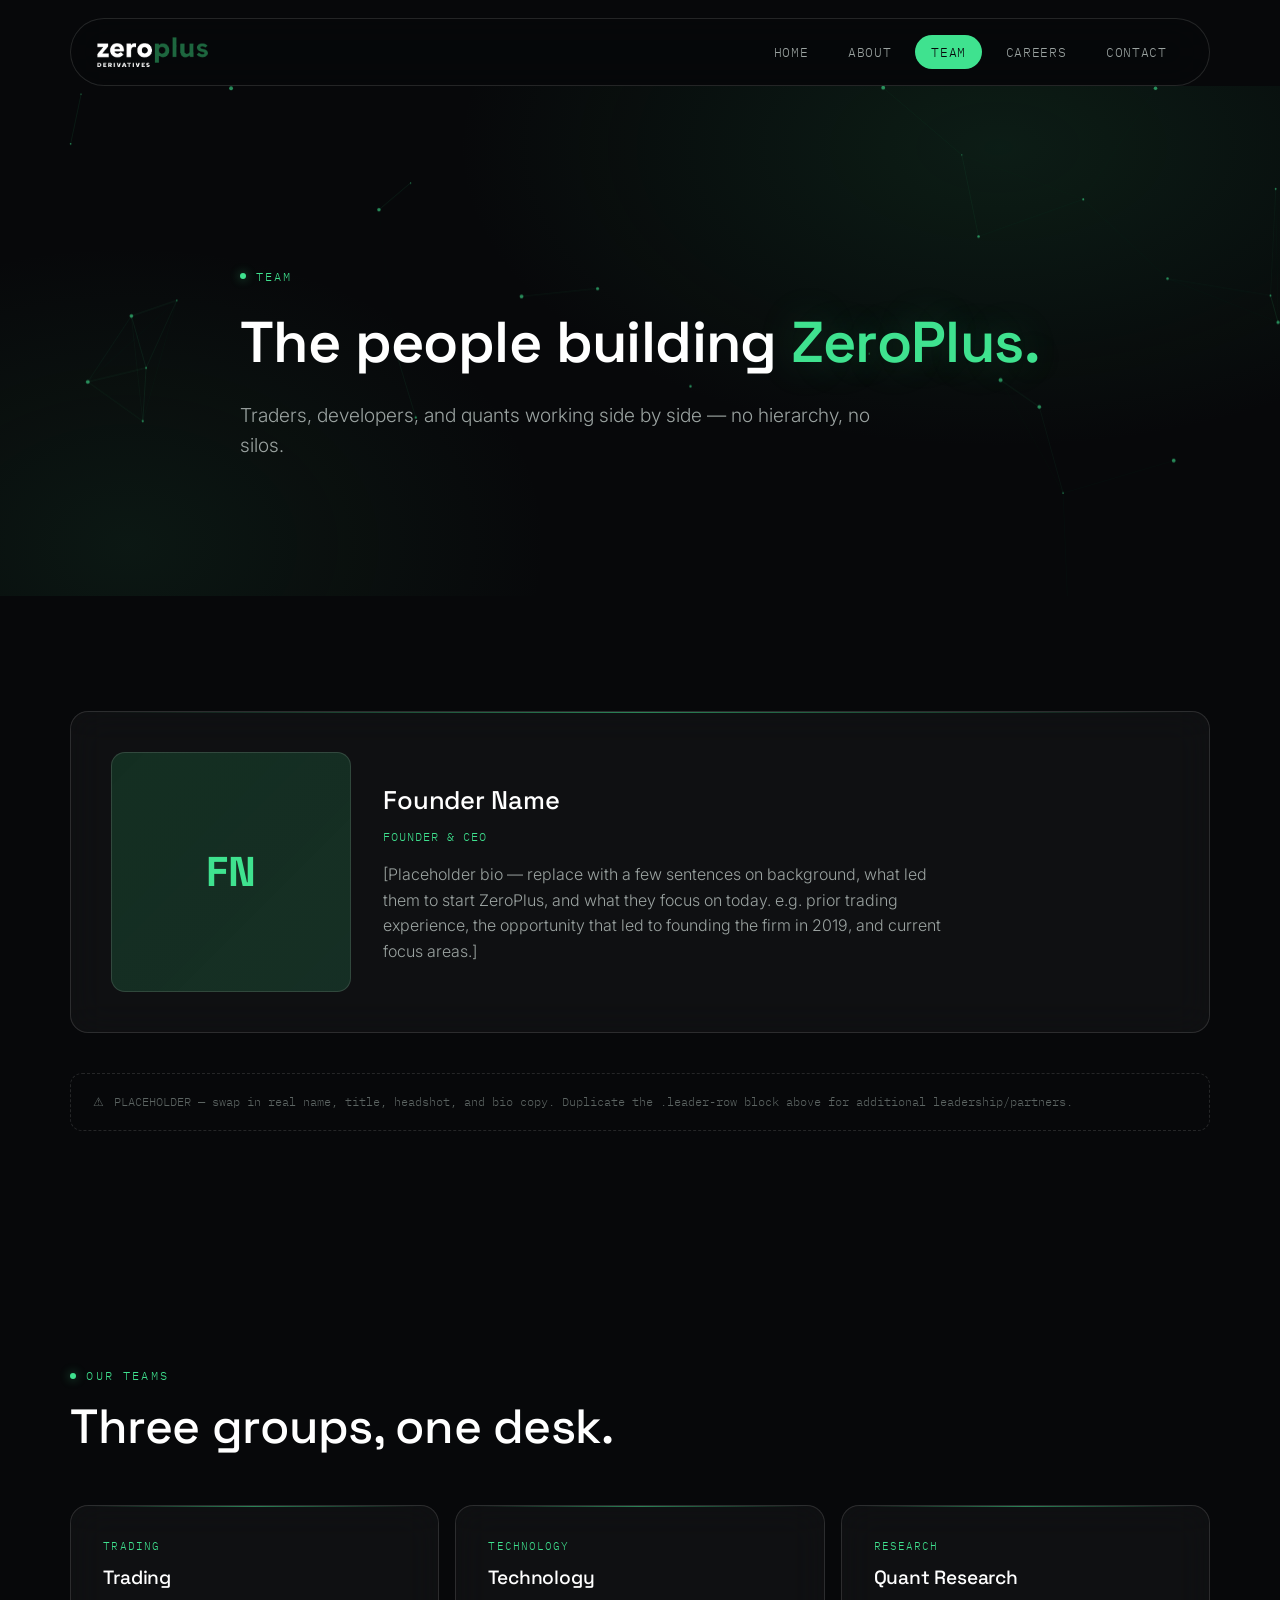
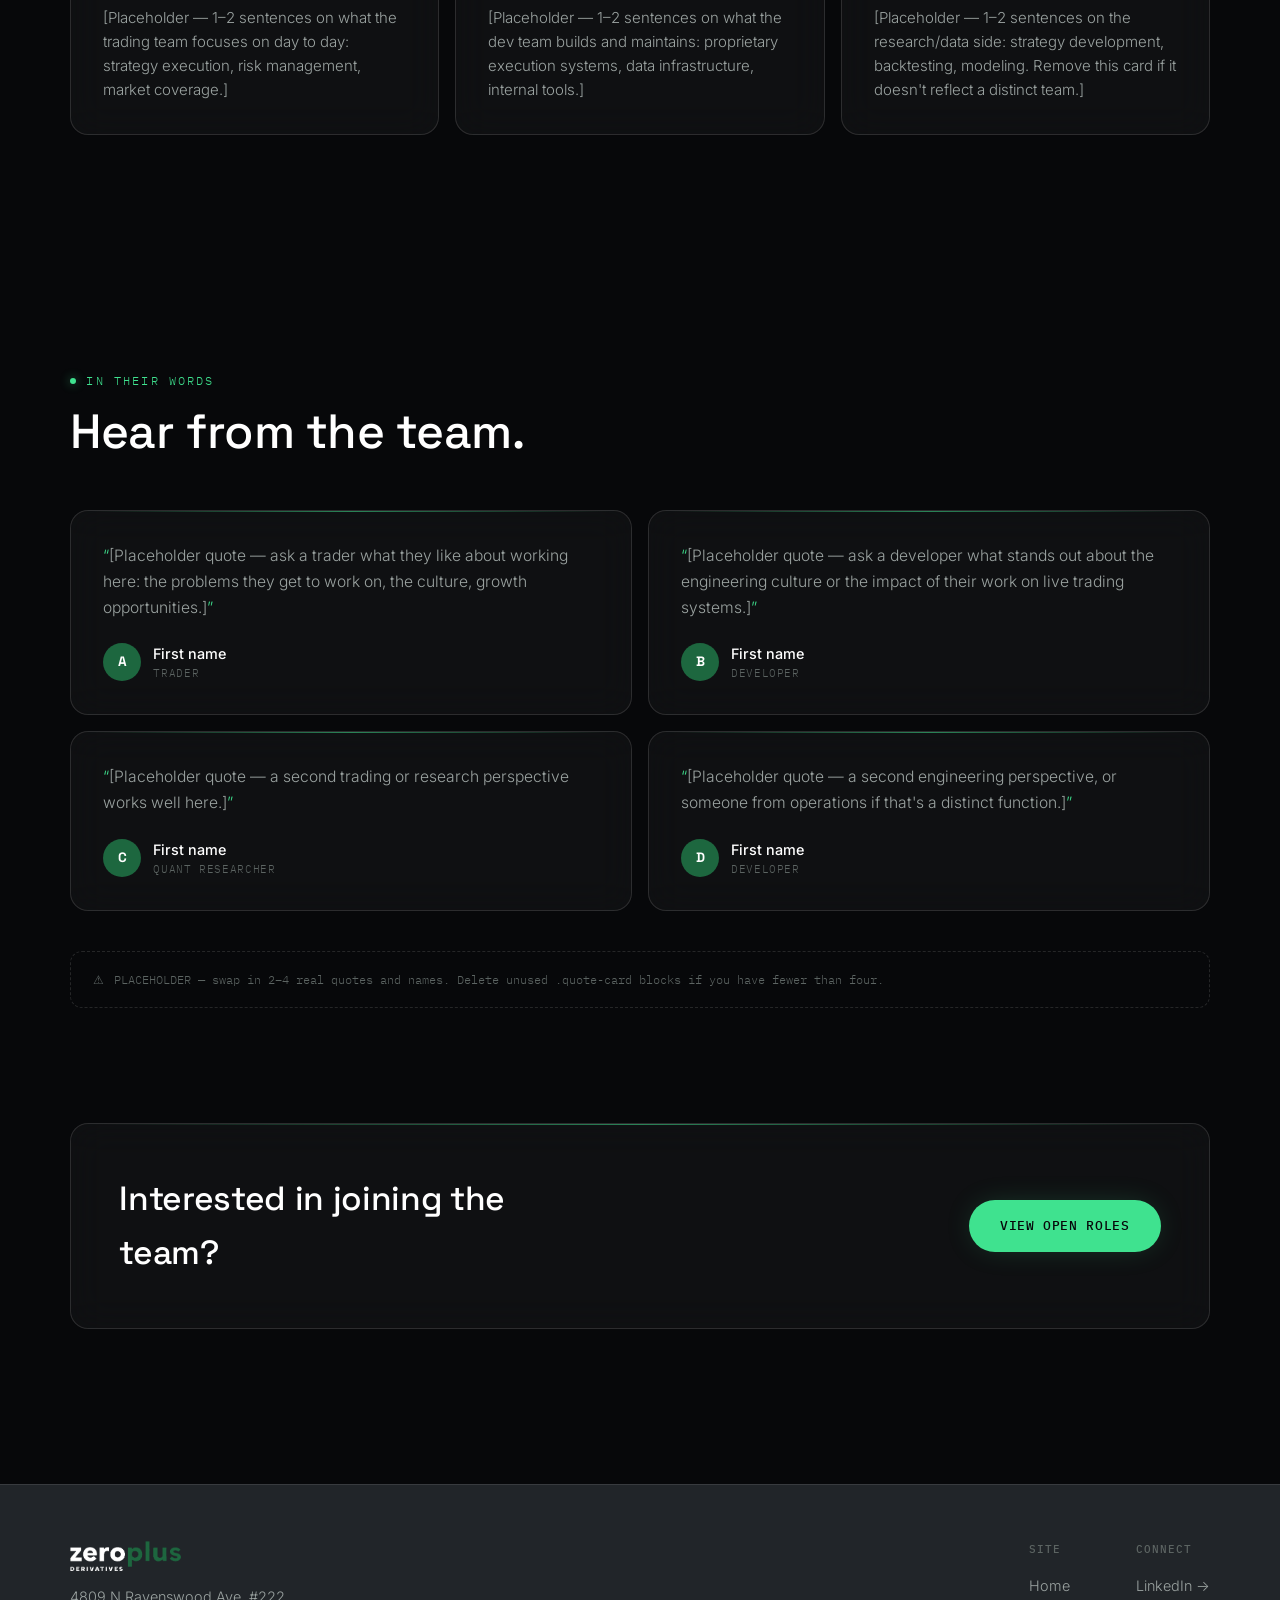
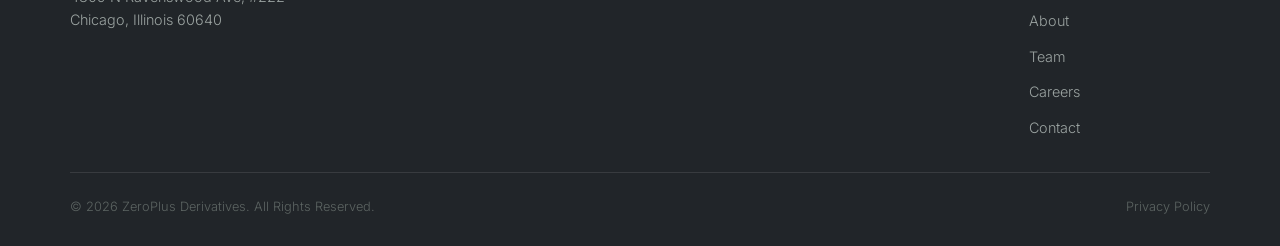
<file: team.html>
<!DOCTYPE html>
<html lang="en">
<head>
<meta charset="UTF-8">
<meta name="viewport" content="width=device-width, initial-scale=1.0">
<title>Team &mdash; ZeroPlus Derivatives</title>
<meta name="description" content="Meet the traders, developers, and quants behind ZeroPlus Derivatives.">
<link rel="icon" href="assets/logo-mark.png">
<link rel="stylesheet" href="css/style.css">
</head>
<body>

<header class="site-header">
  <div class="container">
    <a href="index.html" class="brand">
      <img src="assets/logo-full.png" alt="ZeroPlus Derivatives">
    </a>
    <nav class="main-nav" aria-label="Primary">
      <ul>
        <li><a href="index.html">Home</a></li>
        <li><a href="about.html">About</a></li>
        <li><a href="team.html" class="is-active">Team</a></li>
        <li><a href="careers.html">Careers</a></li>
        <li><a href="contact.html">Contact</a></li>
      </ul>
    </nav>
    <button class="nav-toggle" aria-label="Toggle menu" aria-expanded="false">
      <svg width="16" height="12" viewBox="0 0 18 14" fill="none" xmlns="http://www.w3.org/2000/svg">
        <path d="M0 1H18M0 7H18M0 13H18" stroke="currentColor" stroke-width="1.5"/>
      </svg>
    </button>
  </div>
</header>

<main>
  <section class="hero" style="min-height:48vh;">
    <canvas class="hero-canvas" aria-hidden="true"></canvas>
    <div class="container">
      <div class="hero-inner" style="padding-top:60px; padding-bottom:20px;">
        <span class="eyebrow">Team</span>
        <h1 style="font-size: clamp(2.1rem, 4.8vw, 3.6rem);">The people building <span class="accent">ZeroPlus.</span></h1>
        <p class="lede">Traders, developers, and quants working side by side &mdash; no hierarchy, no silos.</p>
      </div>
    </div>
  </section>

  <!-- LEADERSHIP -->
  <section class="section-dark">
    <div class="container">
      <div class="leader-row glass">
        <div class="leader-photo"><span>FN</span></div>
        <div class="leader-text">
          <h2>Founder Name</h2>
          <span class="role">Founder &amp; CEO</span>
          <p>[Placeholder bio &mdash; replace with a few sentences on background, what led them to start ZeroPlus, and what they focus on today. e.g. prior trading experience, the opportunity that led to founding the firm in 2019, and current focus areas.]</p>
        </div>
      </div>
      <div class="placeholder-note">
        <span>&#9888;</span>
        <span>PLACEHOLDER &mdash; swap in real name, title, headshot, and bio copy. Duplicate the .leader-row block above for additional leadership/partners.</span>
      </div>
    </div>
  </section>

  <!-- TEAM GROUPS -->
  <section class="section-dark">
    <div class="container">
      <div class="section-head">
        <span class="eyebrow">Our Teams</span>
        <h2>Three groups, one desk.</h2>
      </div>
      <div class="team-groups">
        <div class="glass">
          <span class="card-label">Trading</span>
          <h3>Trading</h3>
          <p>[Placeholder &mdash; 1&ndash;2 sentences on what the trading team focuses on day to day: strategy execution, risk management, market coverage.]</p>
        </div>
        <div class="glass">
          <span class="card-label">Technology</span>
          <h3>Technology</h3>
          <p>[Placeholder &mdash; 1&ndash;2 sentences on what the dev team builds and maintains: proprietary execution systems, data infrastructure, internal tools.]</p>
        </div>
        <div class="glass">
          <span class="card-label">Research</span>
          <h3>Quant Research</h3>
          <p>[Placeholder &mdash; 1&ndash;2 sentences on the research/data side: strategy development, backtesting, modeling. Remove this card if it doesn't reflect a distinct team.]</p>
        </div>
      </div>
    </div>
  </section>

  <!-- EMPLOYEE QUOTES -->
  <section class="section-dark">
    <div class="container">
      <div class="section-head">
        <span class="eyebrow">In Their Words</span>
        <h2>Hear from the team.</h2>
      </div>
      <div class="quote-grid">
        <div class="quote-card glass">
          <blockquote>[Placeholder quote &mdash; ask a trader what they like about working here: the problems they get to work on, the culture, growth opportunities.]</blockquote>
          <div class="quote-person">
            <div class="quote-avatar">A</div>
            <div><div class="name">First name</div><div class="role">Trader</div></div>
          </div>
        </div>
        <div class="quote-card glass">
          <blockquote>[Placeholder quote &mdash; ask a developer what stands out about the engineering culture or the impact of their work on live trading systems.]</blockquote>
          <div class="quote-person">
            <div class="quote-avatar">B</div>
            <div><div class="name">First name</div><div class="role">Developer</div></div>
          </div>
        </div>
        <div class="quote-card glass">
          <blockquote>[Placeholder quote &mdash; a second trading or research perspective works well here.]</blockquote>
          <div class="quote-person">
            <div class="quote-avatar">C</div>
            <div><div class="name">First name</div><div class="role">Quant Researcher</div></div>
          </div>
        </div>
        <div class="quote-card glass">
          <blockquote>[Placeholder quote &mdash; a second engineering perspective, or someone from operations if that's a distinct function.]</blockquote>
          <div class="quote-person">
            <div class="quote-avatar">D</div>
            <div><div class="name">First name</div><div class="role">Developer</div></div>
          </div>
        </div>
      </div>
      <div class="placeholder-note">
        <span>&#9888;</span>
        <span>PLACEHOLDER &mdash; swap in 2&ndash;4 real quotes and names. Delete unused .quote-card blocks if you have fewer than four.</span>
      </div>
    </div>
  </section>

  <!-- CTA -->
  <section class="section-dark" style="padding-top:0;">
    <div class="container">
      <div class="cta-banner glass">
        <h2>Interested in joining the team?</h2>
        <a href="careers.html" class="btn btn-primary">View open roles</a>
      </div>
    </div>
  </section>
</main>

<footer class="site-footer">
  <div class="container">
    <div class="footer-top">
      <div class="footer-brand">
        <img src="assets/logo-full.png" alt="ZeroPlus Derivatives">
        <address>
          4809 N Ravenswood Ave, #222<br>
          Chicago, Illinois 60640
        </address>
      </div>
      <div class="footer-nav">
        <div>
          <h4>Site</h4>
          <ul>
            <li><a href="index.html">Home</a></li>
            <li><a href="about.html">About</a></li>
            <li><a href="team.html">Team</a></li>
            <li><a href="careers.html">Careers</a></li>
            <li><a href="contact.html">Contact</a></li>
          </ul>
        </div>
        <div>
          <h4>Connect</h4>
          <ul>
            <li><a href="https://www.linkedin.com/company/zeroplus-derivatives-llc/" target="_blank" rel="noopener" class="social-link">LinkedIn &rarr;</a></li>
          </ul>
        </div>
      </div>
    </div>
    <div class="footer-bottom">
      <span>&copy; 2026 ZeroPlus Derivatives. All Rights Reserved.</span>
      <a href="#">Privacy Policy</a>
    </div>
  </div>
</footer>

<script src="js/script.js"></script>
</body>
</html>
</file>
<file: css/style.css>
/* =========================================================
   ZeroPlus Derivatives — FUTURE / SLEEK-SCI-FI VARIANT
   Same brand tokens (logo, green, fonts) as the primary site,
   entirely new layout system: glass panels, glow accents,
   bento grids, animated constellation background.
   ========================================================= */
@import url('https://fonts.googleapis.com/css2?family=Space+Grotesk:wght@400;500;600;700&family=Inter:wght@300;400;500;600&family=IBM+Plex+Mono:wght@400;500&display=swap');

:root {
  --void: #000000;
  --ink: #07080A;
  --charcoal: #212529;
  --surface-solid: #101216;
  --glass: rgba(255, 255, 255, 0.035);
  --glass-strong: rgba(255, 255, 255, 0.06);
  --glass-border: rgba(255, 255, 255, 0.12);
  --paper: #F4F5F2;
  --white: #FFFFFF;

  --green: #1D673F;
  --green-bright: #2E8A56;
  --glow: #3FE28F;
  --glow-dim: rgba(63, 226, 143, 0.22);

  --text-muted: #9BA3A1;
  --text-dim: #5C6462;
  --line: rgba(255, 255, 255, 0.10);
  --line-dark: rgba(33, 37, 41, 0.14);

  --font-display: 'Space Grotesk', system-ui, sans-serif;
  --font-body: 'Inter', system-ui, sans-serif;
  --font-mono: 'IBM Plex Mono', ui-monospace, monospace;

  --max-w: 1320px;
  --pad: clamp(20px, 5.5vw, 72px);
}

*, *::before, *::after { box-sizing: border-box; }
html { scroll-behavior: smooth; }
body {
  margin: 0;
  background: var(--ink);
  color: var(--white);
  font-family: var(--font-body);
  font-weight: 300;
  font-size: 16px;
  line-height: 1.6;
  -webkit-font-smoothing: antialiased;
}
img { max-width: 100%; display: block; }
a { color: inherit; text-decoration: none; }
ul { margin: 0; padding: 0; list-style: none; }
h1, h2, h3, h4 { margin: 0; font-family: var(--font-display); font-weight: 500; letter-spacing: -0.01em; }
p { margin: 0; }
button { font-family: inherit; cursor: pointer; }
:focus-visible { outline: 2px solid var(--glow); outline-offset: 3px; }

.container { max-width: var(--max-w); margin: 0 auto; padding-left: var(--pad); padding-right: var(--pad); }

.eyebrow {
  display: inline-flex; align-items: center; gap: 10px;
  font-family: var(--font-mono); font-size: 12px; letter-spacing: 0.18em;
  text-transform: uppercase; color: var(--glow);
}
.eyebrow::before {
  content: ''; width: 6px; height: 6px; border-radius: 50%;
  background: var(--glow); box-shadow: 0 0 10px 2px var(--glow-dim);
}

/* =========================================================
   Glass panel primitive
   ========================================================= */
.glass {
  position: relative;
  background: var(--glass);
  border: 1px solid var(--glass-border);
  backdrop-filter: blur(18px);
  -webkit-backdrop-filter: blur(18px);
  border-radius: 18px;
}
.glass::before {
  content: '';
  position: absolute; top: 0; left: 20px; right: 20px; height: 1px;
  background: linear-gradient(90deg, transparent, var(--glow), transparent);
  opacity: 0.55;
}

/* =========================================================
   Header — floating glass nav
   ========================================================= */
.site-header {
  position: sticky; top: 0; z-index: 100;
  padding: 18px var(--pad) 0;
}
.site-header .container {
  display: flex; align-items: center; justify-content: space-between;
  height: 68px;
  padding: 0 26px;
  background: rgba(7, 8, 10, 0.55);
  border: 1px solid var(--glass-border);
  border-radius: 100px;
  backdrop-filter: blur(20px);
  -webkit-backdrop-filter: blur(20px);
  max-width: calc(var(--max-w) - var(--pad) * 2 + 52px);
}
.brand img { height: 30px; width: auto; }

.main-nav ul { display: flex; align-items: center; gap: 8px; }
.main-nav a {
  font-family: var(--font-mono); font-size: 12.5px; letter-spacing: 0.05em;
  text-transform: uppercase; color: var(--text-muted);
  padding: 9px 16px; border-radius: 100px;
  transition: color 0.2s ease, background 0.2s ease;
}
.main-nav a:hover { color: var(--white); background: var(--glass-strong); }
.main-nav a.is-active { color: var(--ink); background: var(--glow); }

.nav-toggle {
  display: none; background: none; border: 1px solid var(--glass-border);
  border-radius: 50%; width: 40px; height: 40px;
  align-items: center; justify-content: center; color: var(--white);
}
@media (max-width: 780px) {
  .site-header .container { border-radius: 20px; max-width: 100%; }
  .main-nav {
    position: absolute; top: 90px; left: var(--pad); right: var(--pad);
    background: rgba(10, 11, 14, 0.92);
    border: 1px solid var(--glass-border); border-radius: 16px;
    backdrop-filter: blur(20px);
    max-height: 0; overflow: hidden; transition: max-height 0.3s ease;
  }
  .main-nav.is-open { max-height: 340px; }
  .main-nav ul { flex-direction: column; align-items: stretch; gap: 4px; padding: 12px; }
  .main-nav a { display: block; padding: 12px 16px; }
  .nav-toggle { display: inline-flex; }
}

/* =========================================================
   Hero — constellation canvas + editorial headline
   ========================================================= */
.hero {
  position: relative;
  min-height: 92vh;
  display: flex;
  align-items: center;
  overflow: hidden;
  background:
    radial-gradient(ellipse 900px 500px at 78% 12%, rgba(29,103,63,0.22), transparent 60%),
    radial-gradient(ellipse 700px 500px at 10% 90%, rgba(46,138,86,0.12), transparent 60%),
    var(--ink);
}
.hero-canvas { position: absolute; inset: 0; z-index: 0; opacity: 0.8; }
.hero-inner { position: relative; z-index: 1; max-width: 880px; padding: 140px 0 80px; }

.hero h1 {
  margin-top: 26px;
  font-size: clamp(2.6rem, 6.4vw, 5.2rem);
  line-height: 1.02;
  font-weight: 600;
}
.hero h1 .thin { font-weight: 300; color: var(--text-muted); }
.hero h1 .accent { color: var(--glow); text-shadow: 0 0 40px var(--glow-dim); }

.hero p.lede { margin-top: 28px; font-size: 1.2rem; font-weight: 300; color: var(--text-muted); max-width: 54ch; }
.hero .cta-row { margin-top: 40px; display: flex; gap: 16px; flex-wrap: wrap; }

.btn {
  display: inline-flex; align-items: center; gap: 10px;
  padding: 15px 30px; border-radius: 100px;
  font-family: var(--font-mono); font-size: 13px; letter-spacing: 0.05em;
  text-transform: uppercase; transition: all 0.2s ease; border: 1px solid transparent;
}
.btn-primary { background: var(--glow); color: var(--ink); font-weight: 500; box-shadow: 0 0 30px -6px var(--glow-dim); }
.btn-primary:hover { background: var(--white); }
.btn-ghost { border-color: var(--glass-border); color: var(--white); background: var(--glass); backdrop-filter: blur(10px); }
.btn-ghost:hover { border-color: var(--glow); color: var(--glow); }

.scroll-cue {
  position: absolute; bottom: 36px; left: var(--pad); z-index: 1;
  display: flex; align-items: center; gap: 10px;
  font-family: var(--font-mono); font-size: 11px; letter-spacing: 0.14em;
  text-transform: uppercase; color: var(--text-dim);
}
.scroll-cue .line { width: 28px; height: 1px; background: var(--text-dim); position: relative; overflow: hidden; }
.scroll-cue .line::after {
  content: ''; position: absolute; left: -100%; top: 0; width: 100%; height: 100%;
  background: var(--glow); animation: cue-slide 2.2s ease-in-out infinite;
}
@keyframes cue-slide { 0% { left: -100%; } 50% { left: 100%; } 100% { left: 100%; } }
@media (prefers-reduced-motion: reduce) { .scroll-cue .line::after { animation: none; left: 0; } }

/* =========================================================
   Stat band — big glass tiles
   ========================================================= */
.stat-band { padding: clamp(48px, 7vw, 80px) 0 clamp(64px, 8vw, 96px); position: relative; z-index: 1; }
.stat-grid { display: grid; grid-template-columns: repeat(4, 1fr); gap: 16px; }
.stat-tile { padding: 30px 26px; }
.stat-tile .value {
  font-family: var(--font-display); font-weight: 700;
  font-size: clamp(2rem, 3.4vw, 2.7rem); color: var(--white); line-height: 1;
}
.stat-tile .value .unit { color: var(--glow); }
.stat-tile .label { margin-top: 12px; font-family: var(--font-mono); font-size: 11.5px; letter-spacing: 0.06em; color: var(--text-muted); text-transform: uppercase; line-height: 1.5; }

@media (max-width: 900px) { .stat-grid { grid-template-columns: repeat(2, 1fr); } }
@media (max-width: 520px) { .stat-grid { grid-template-columns: 1fr; } }

/* =========================================================
   Sections
   ========================================================= */
section { padding: clamp(64px, 9vw, 128px) 0; }
.section-dark { background: var(--ink); position: relative; }
.section-paper { background: var(--paper); color: var(--charcoal); }
.section-charcoal { background: var(--charcoal); }

.section-head { max-width: 640px; margin-bottom: 52px; }
.section-head h2 { margin-top: 16px; font-size: clamp(1.9rem, 4vw, 3rem); line-height: 1.05; font-weight: 500; }
.section-head p { margin-top: 18px; color: var(--text-muted); font-weight: 300; font-size: 1.05rem; }
.section-paper .eyebrow { color: var(--green); }
.section-paper .eyebrow::before { background: var(--green); box-shadow: 0 0 10px 2px rgba(29,103,63,0.2); }

/* =========================================================
   Bento grid — "What we do"
   ========================================================= */
.bento { display: grid; grid-template-columns: repeat(3, 1fr); grid-auto-rows: minmax(160px, auto); gap: 16px; }
.bento-item {
  padding: 34px; display: flex; flex-direction: column; justify-content: flex-end;
  transition: border-color 0.25s ease, transform 0.25s ease;
}
.bento-item:hover { border-color: var(--glow-dim); transform: translateY(-3px); }
.bento-item.span-2 { grid-column: span 2; }
.bento-item.span-2-row { grid-row: span 2; }
.bento-icon { width: 40px; height: 40px; margin-bottom: 20px; color: var(--glow); }
.bento-item.span-2 .bento-icon { width: 64px; height: 64px; margin-bottom: 28px; }
.bento-item h3 { font-size: 1.3rem; font-weight: 500; }
.bento-item p { margin-top: 12px; color: var(--text-muted); font-size: 0.96rem; font-weight: 300; max-width: 42ch; }
.bento-item .tag { font-family: var(--font-mono); font-size: 11px; color: var(--text-dim); text-transform: uppercase; letter-spacing: 0.08em; margin-bottom: auto; }

@media (max-width: 900px) {
  .bento { grid-template-columns: 1fr 1fr; }
  .bento-item.span-2-row { grid-row: span 1; }
}
@media (max-width: 620px) {
  .bento { grid-template-columns: 1fr; }
  .bento-item.span-2 { grid-column: span 1; }
}

/* =========================================================
   Full-bleed statement band
   ========================================================= */
.statement {
  position: relative; overflow: hidden;
  padding: clamp(90px, 14vw, 160px) 0;
  background:
    radial-gradient(ellipse 800px 500px at 50% 0%, rgba(63,226,143,0.14), transparent 65%),
    var(--ink);
  text-align: center;
  border-top: 1px solid var(--line);
  border-bottom: 1px solid var(--line);
}
.statement .container { max-width: 920px; }
.statement h2 {
  font-size: clamp(1.8rem, 5vw, 3.4rem); line-height: 1.15; font-weight: 400;
  color: var(--text-muted);
}
.statement h2 strong { color: var(--white); font-weight: 600; }
.statement h2 .accent { color: var(--glow); font-weight: 600; text-shadow: 0 0 40px var(--glow-dim); }

/* =========================================================
   Split / media panels (About page scenes)
   ========================================================= */
.split-row { display: grid; grid-template-columns: 1fr 1fr; gap: 28px; align-items: center; }
.split-row.reverse .split-media { order: 2; }
.split-row.reverse .split-text { order: 1; }
.split-media { position: relative; aspect-ratio: 4/3; overflow: hidden; border: 1px solid var(--glass-border); border-radius: 18px; }
.split-media .scene-svg { width: 100%; height: 100%; }
.split-text h2 { font-size: clamp(1.6rem, 3.2vw, 2.3rem); line-height: 1.1; font-weight: 500; }
.split-text p { margin-top: 20px; color: var(--text-muted); max-width: 48ch; font-weight: 300; }
.split-text p + p { margin-top: 14px; }
.section-paper .split-text p { color: var(--text-muted-dark, #6B7573); }

@media (max-width: 820px) {
  .split-row { grid-template-columns: 1fr; }
  .split-row.reverse .split-media, .split-row.reverse .split-text { order: unset; }
}

/* =========================================================
   CTA banner
   ========================================================= */
.cta-banner { display: flex; align-items: center; justify-content: space-between; gap: 24px; flex-wrap: wrap; padding: 48px; }
.cta-banner h2 { font-size: clamp(1.5rem, 3vw, 2.1rem); max-width: 480px; font-weight: 500; }

/* =========================================================
   Team preview / people cards
   ========================================================= */
.people-grid { display: grid; grid-template-columns: repeat(3, 1fr); gap: 16px; }
.people-card { padding: 30px; text-align: left; }
.people-avatar {
  width: 56px; height: 56px; border-radius: 50%;
  background: linear-gradient(135deg, var(--green), var(--glow));
  display: flex; align-items: center; justify-content: center;
  font-family: var(--font-display); font-weight: 700; color: var(--ink);
  margin-bottom: 20px;
}
.people-card h4 { font-size: 1.05rem; font-weight: 500; }
.people-card .role { font-family: var(--font-mono); font-size: 11px; color: var(--glow); text-transform: uppercase; letter-spacing: 0.06em; margin-top: 4px; display: block; }
.people-card p { margin-top: 14px; color: var(--text-muted); font-size: 0.92rem; font-weight: 300; line-height: 1.6; }
@media (max-width: 820px) { .people-grid { grid-template-columns: 1fr; } }

/* =========================================================
   Leadership row (About/Team)
   ========================================================= */
.leader-row { display: grid; grid-template-columns: 240px 1fr; gap: 32px; align-items: center; padding: 40px; }
.leader-photo {
  aspect-ratio: 1; border-radius: 14px;
  background: linear-gradient(135deg, rgba(29,103,63,0.35), rgba(63,226,143,0.15));
  border: 1px solid var(--glass-border);
  display: flex; align-items: center; justify-content: center;
  font-family: var(--font-display); font-size: 2.6rem; font-weight: 700; color: var(--glow);
}
.leader-text h2 { font-size: 1.6rem; font-weight: 500; }
.leader-text .role { font-family: var(--font-mono); font-size: 12px; letter-spacing: 0.08em; text-transform: uppercase; color: var(--glow); margin-top: 6px; display: block; }
.leader-text p { margin-top: 16px; color: var(--text-muted); max-width: 58ch; font-weight: 300; }
@media (max-width: 640px) { .leader-row { grid-template-columns: 1fr; text-align: left; } .leader-photo { width: 130px; height: 130px; } }

.quote-grid { display: grid; grid-template-columns: repeat(2, 1fr); gap: 16px; }
.quote-card { padding: 32px; display: flex; flex-direction: column; gap: 22px; }
.quote-card blockquote { margin: 0; font-size: 0.98rem; color: var(--text-muted); line-height: 1.65; font-weight: 300; }
.quote-card blockquote::before { content: '\201C'; color: var(--glow); }
.quote-card blockquote::after { content: '\201D'; color: var(--glow); }
.quote-person { display: flex; align-items: center; gap: 12px; margin-top: auto; }
.quote-avatar { width: 38px; height: 38px; border-radius: 50%; background: var(--green); color: var(--white); display: flex; align-items: center; justify-content: center; font-family: var(--font-display); font-weight: 700; font-size: 0.85rem; flex-shrink: 0; }
.quote-person .name { font-weight: 500; font-size: 0.9rem; }
.quote-person .role { font-family: var(--font-mono); font-size: 10.5px; color: var(--text-dim); text-transform: uppercase; letter-spacing: 0.06em; }
@media (max-width: 720px) { .quote-grid { grid-template-columns: 1fr; } }

.team-groups { display: grid; grid-template-columns: repeat(3, 1fr); gap: 16px; }
.team-groups .glass { padding: 32px; }
.team-groups .card-label { display: block; font-family: var(--font-mono); font-size: 11px; letter-spacing: 0.1em; text-transform: uppercase; color: var(--glow); margin-bottom: 8px; }
.team-groups h3 { font-size: 1.2rem; font-weight: 500; }
.team-groups p { margin-top: 12px; color: var(--text-muted); font-size: 0.94rem; font-weight: 300; }
@media (max-width: 720px) { .team-groups { grid-template-columns: 1fr; } }

/* Generic equal 3-col glass card grid (reused across pages) */
.card-grid3 { display: grid; grid-template-columns: repeat(3, 1fr); gap: 16px; }
.card-grid3 .glass { padding: 32px; }
.card-grid3 .tag { font-family: var(--font-mono); font-size: 11px; color: var(--glow); text-transform: uppercase; letter-spacing: 0.08em; }
.card-grid3 h3 { margin-top: 10px; font-size: 1.15rem; font-weight: 500; }
.card-grid3 p { margin-top: 12px; color: var(--text-muted); font-size: 0.95rem; font-weight: 300; }
@media (max-width: 720px) { .card-grid3 { grid-template-columns: 1fr; } }

.placeholder-note {
  margin-top: 40px; padding: 18px 22px; border: 1px dashed var(--glass-border); border-radius: 12px;
  font-family: var(--font-mono); font-size: 12px; color: var(--text-dim);
  display: flex; gap: 10px; align-items: flex-start;
}

/* =========================================================
   Careers page
   ========================================================= */
.job-list { display: grid; gap: 16px; }
.job-row { padding: 36px; display: grid; grid-template-columns: 1fr auto; gap: 24px; align-items: start; }
.job-main h3 { font-size: 1.4rem; font-weight: 500; }
.job-meta { display: flex; gap: 10px; margin-top: 12px; flex-wrap: wrap; }
.job-meta span { font-family: var(--font-mono); font-size: 11px; letter-spacing: 0.05em; text-transform: uppercase; color: var(--glow); border: 1px solid var(--glow-dim); padding: 5px 12px; border-radius: 100px; }
.job-desc { margin-top: 18px; color: var(--text-muted); max-width: 62ch; font-weight: 300; }
.job-list-inline { margin-top: 16px; display: grid; gap: 9px; }
.job-list-inline li { padding-left: 20px; position: relative; color: var(--text-muted); font-size: 0.94rem; font-weight: 300; }
.job-list-inline li::before { content: ''; position: absolute; left: 0; top: 8px; width: 6px; height: 6px; border-radius: 50%; background: var(--glow); }
.job-apply { align-self: center; }
@media (max-width: 640px) { .job-row { grid-template-columns: 1fr; } .job-apply { justify-self: start; } }

/* =========================================================
   Contact page
   ========================================================= */
.contact-grid { display: grid; grid-template-columns: 0.9fr 1.1fr; gap: 16px; }
.contact-panel { padding: 40px; }
.contact-item { padding: 22px 0; border-bottom: 1px solid var(--line); }
.contact-item:last-child { border-bottom: none; }
.contact-item .label { font-family: var(--font-mono); font-size: 11.5px; letter-spacing: 0.08em; text-transform: uppercase; color: var(--glow); }
.contact-item .value { margin-top: 8px; font-size: 1.1rem; font-weight: 400; }
.contact-item a.value:hover { color: var(--glow); }
.map-frame { overflow: hidden; min-height: 320px; border-radius: 18px; filter: grayscale(0.4) invert(0.92) contrast(0.9); }
.map-frame iframe { width: 100%; height: 100%; border: 0; }
@media (max-width: 820px) { .contact-grid { grid-template-columns: 1fr; } }

/* =========================================================
   Footer
   ========================================================= */
.site-footer { background: var(--charcoal); border-top: 1px solid var(--line); padding: 56px 0 28px; margin-top: 40px; }
.footer-top { display: flex; justify-content: space-between; align-items: flex-start; flex-wrap: wrap; gap: 32px; padding-bottom: 32px; border-bottom: 1px solid var(--line); }
.footer-brand img { height: 30px; margin-bottom: 14px; }
.footer-brand address { font-style: normal; color: var(--text-muted); font-size: 0.9rem; line-height: 1.6; font-weight: 300; }
.footer-nav { display: flex; gap: 56px; flex-wrap: wrap; }
.footer-nav h4 { font-family: var(--font-mono); font-size: 11px; letter-spacing: 0.1em; text-transform: uppercase; color: var(--text-dim); margin-bottom: 14px; }
.footer-nav ul { display: flex; flex-direction: column; gap: 10px; }
.footer-nav a { color: var(--text-muted); font-size: 0.9rem; transition: color 0.2s ease; }
.footer-nav a:hover { color: var(--white); }
.footer-bottom { display: flex; justify-content: space-between; align-items: center; flex-wrap: wrap; gap: 12px; padding-top: 24px; font-size: 0.8rem; color: var(--text-dim); }
.footer-bottom a:hover { color: var(--white); }
.social-link { display: inline-flex; align-items: center; gap: 8px; color: var(--text-muted); }
.social-link:hover { color: var(--glow); }
</file>
